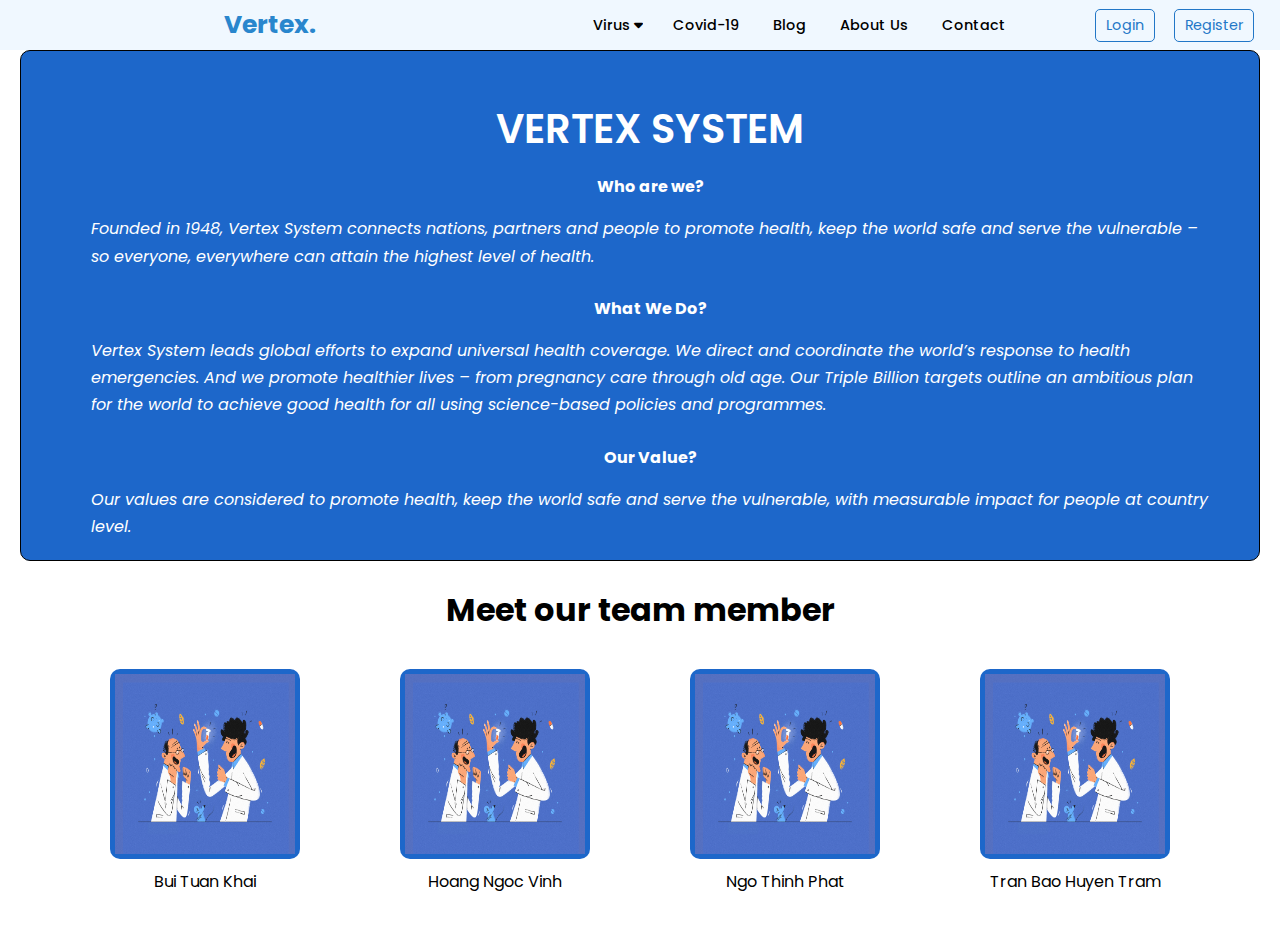
<file: Source Code/Aboutus.html>
<!DOCTYPE html>
<html lang="en">
<head>
    <meta charset="UTF-8">
    <meta http-equiv="X-UA-Compatible" content="IE=edge">
    <meta name="viewport" content="width=device-width, initial-scale=1.0">
    <link rel="stylesheet" href="https://cdn.jsdelivr.net/npm/bootstrap@4.6.2/dist/css/bootstrap.min.css" integrity="sha384-xOolHFLEh07PJGoPkLv1IbcEPTNtaed2xpHsD9ESMhqIYd0nLMwNLD69Npy4HI+N" crossorigin="anonymous">
    <script src="https://cdn.jsdelivr.net/npm/bootstrap@4.6.2/dist/js/bootstrap.min.js" integrity="sha384-+sLIOodYLS7CIrQpBjl+C7nPvqq+FbNUBDunl/OZv93DB7Ln/533i8e/mZXLi/P+" crossorigin="anonymous"></script>
    <link rel="stylesheet" href="https://cdnjs.cloudflare.com/ajax/libs/font-awesome/6.2.1/css/all.min.css">
    <link rel="stylesheet" href="./css/aboutus.css">
    <title>About Us</title>
</head>
<body>

    <div id="nav-placeholder">

    </div>


    <div class="wrapper">
        <div class="row about-vertex">
            <div class="image col-md-6">
            </div>
            <div class="col-md-6 about-text">
                <h1>VERTEX SYSTEM</h1>
                <h4>Who are we?</h4>
                <p>
                    Founded in 1948, Vertex System connects nations, partners and people to promote health, keep the world safe and serve the vulnerable – so everyone, everywhere can attain the highest level of health.  
                </p>
                <h4>What We Do?</h4>
                <p>
                    Vertex System leads global efforts to expand universal health coverage. We direct and coordinate the world’s response to health emergencies. And we promote healthier lives – from pregnancy care through old age. Our Triple Billion targets outline an ambitious plan for the world to achieve good health for all using science-based policies and programmes.
                </p>
                <h4>Our Value?</h4>
                <p>
                    Our values are considered to promote health, keep the world safe and serve the vulnerable, with measurable impact for people at country level.
                </p>
            </div>
        </div>
        <h1>Meet our team member</h1>
        <div class="about-team"> 
            <div class="team-member">
                <div class="member-image">
                    <img src="img/Register.png" alt="">
                    <div class="social-media">
                        <div class="item"><i class="fa-brands fa-facebook"></i></div>
                        <div class="item"><i class="fa-brands fa-twitter"></i></div>
                        <div class="item"><i class="fa-brands fa-instagram"></i></div>
                    </div>
                </div>
                <div class="member-name">
                    Bui Tuan Khai
                </div>
            </div>
            <div class="team-member">
                <div class="member-image">
                    <img src="img/Register.png" alt="">
                    <div class="social-media">
                        <div class="item"><i class="fa-brands fa-facebook"></i></div>
                        <div class="item"><i class="fa-brands fa-twitter"></i></div>
                        <div class="item"><i class="fa-brands fa-instagram"></i></div>
                    </div>
                </div>
                <div class="member-name">
                    Hoang Ngoc Vinh
                </div>
            </div>
            <div class="team-member">
                <div class="member-image">
                    <img src="img/Register.png" alt="">
                    <div class="social-media">
                        <div class="item"><i class="fa-brands fa-facebook"></i></div>
                        <div class="item"><i class="fa-brands fa-twitter"></i></div>
                        <div class="item"><i class="fa-brands fa-instagram"></i></div>
                    </div>
                </div>
                <div class="member-name">
                    Ngo Thinh Phat
                </div>
            </div>
            <div class="team-member">
                <div class="member-image">
                    <img src="img/Register.png" alt="">
                    <div class="social-media">
                        <div class="item"><i class="fa-brands fa-facebook"></i></div>
                        <div class="item"><i class="fa-brands fa-twitter"></i></div>
                        <div class="item"><i class="fa-brands fa-instagram"></i></div>
                    </div>
                </div>
                <div class="member-name">
                    Tran Bao Huyen Tram
                </div>
            </div>
        </div>
    </div>
    <script src="https://code.jquery.com/jquery-1.10.2.js"></script>
    <script>
        $(function () {
            $("#nav-placeholder").load("nav.html");
        });
    </script>
</body>
</html>
</file>
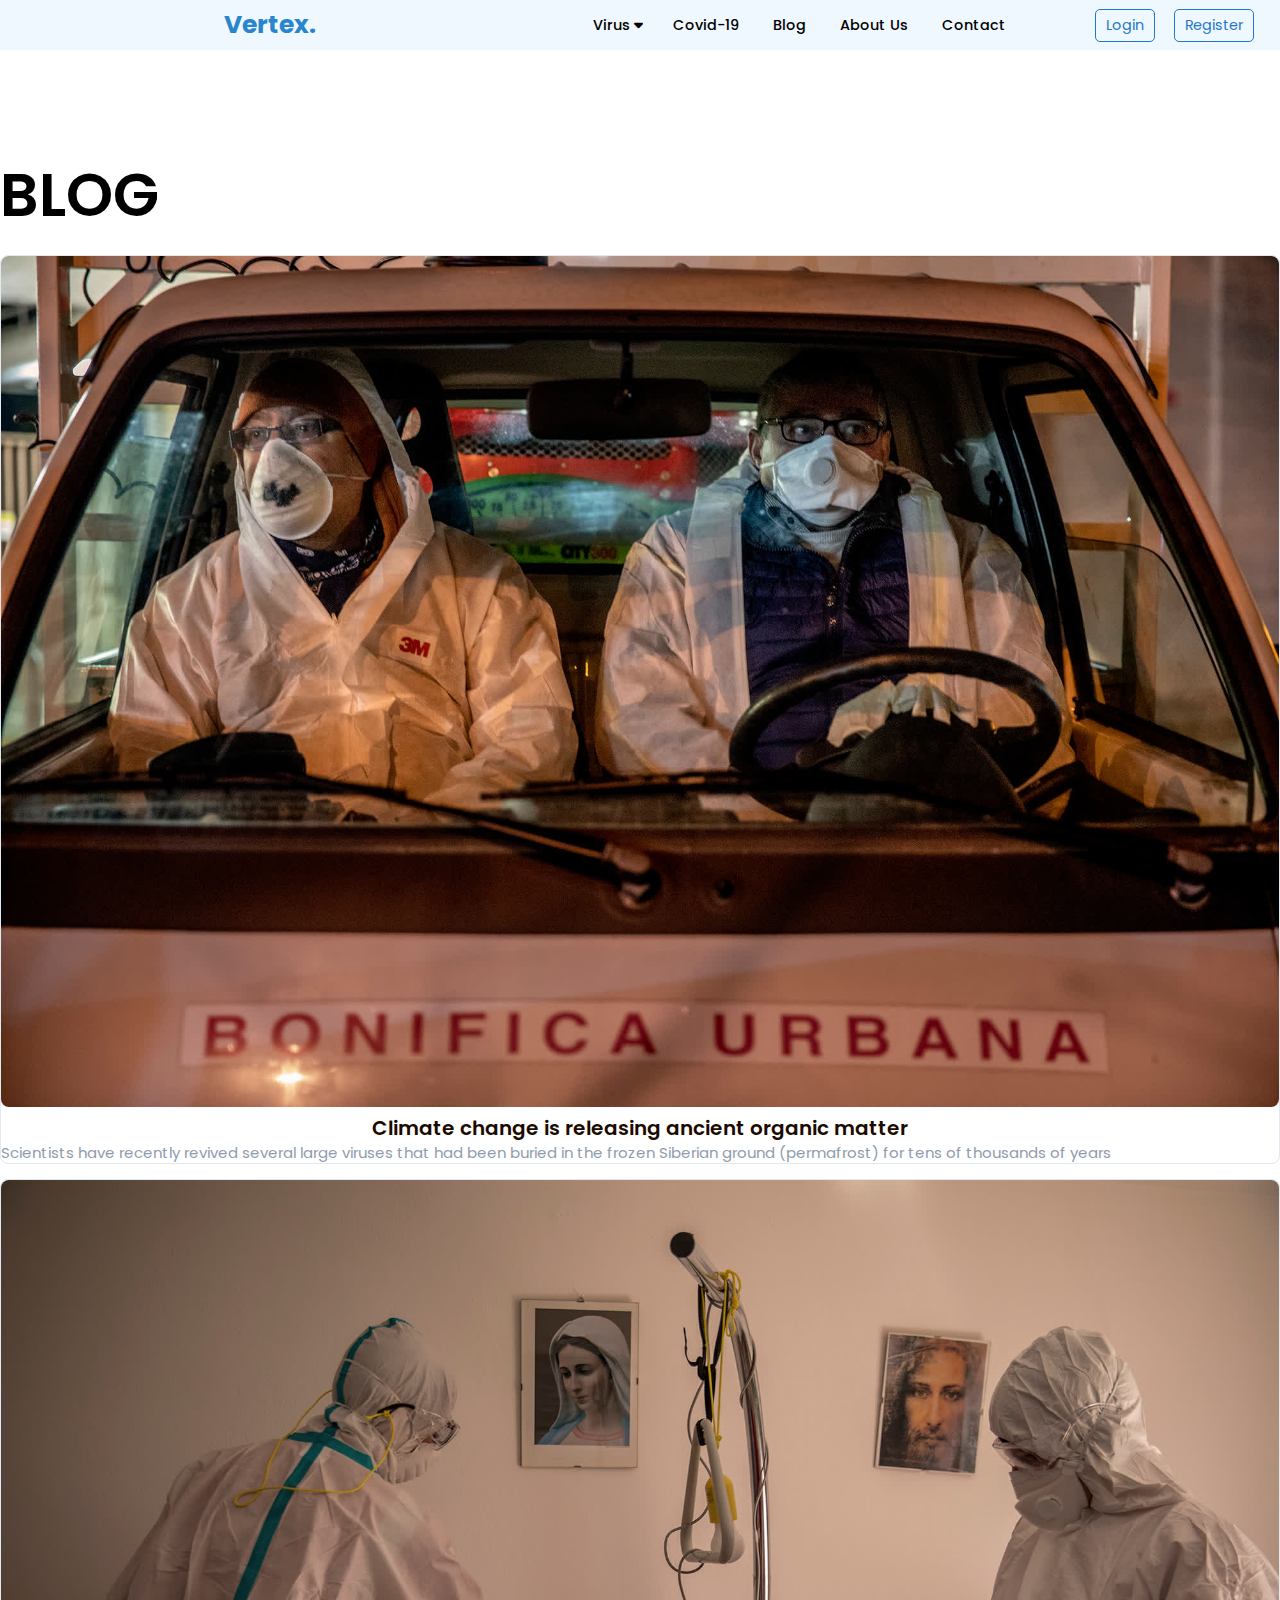
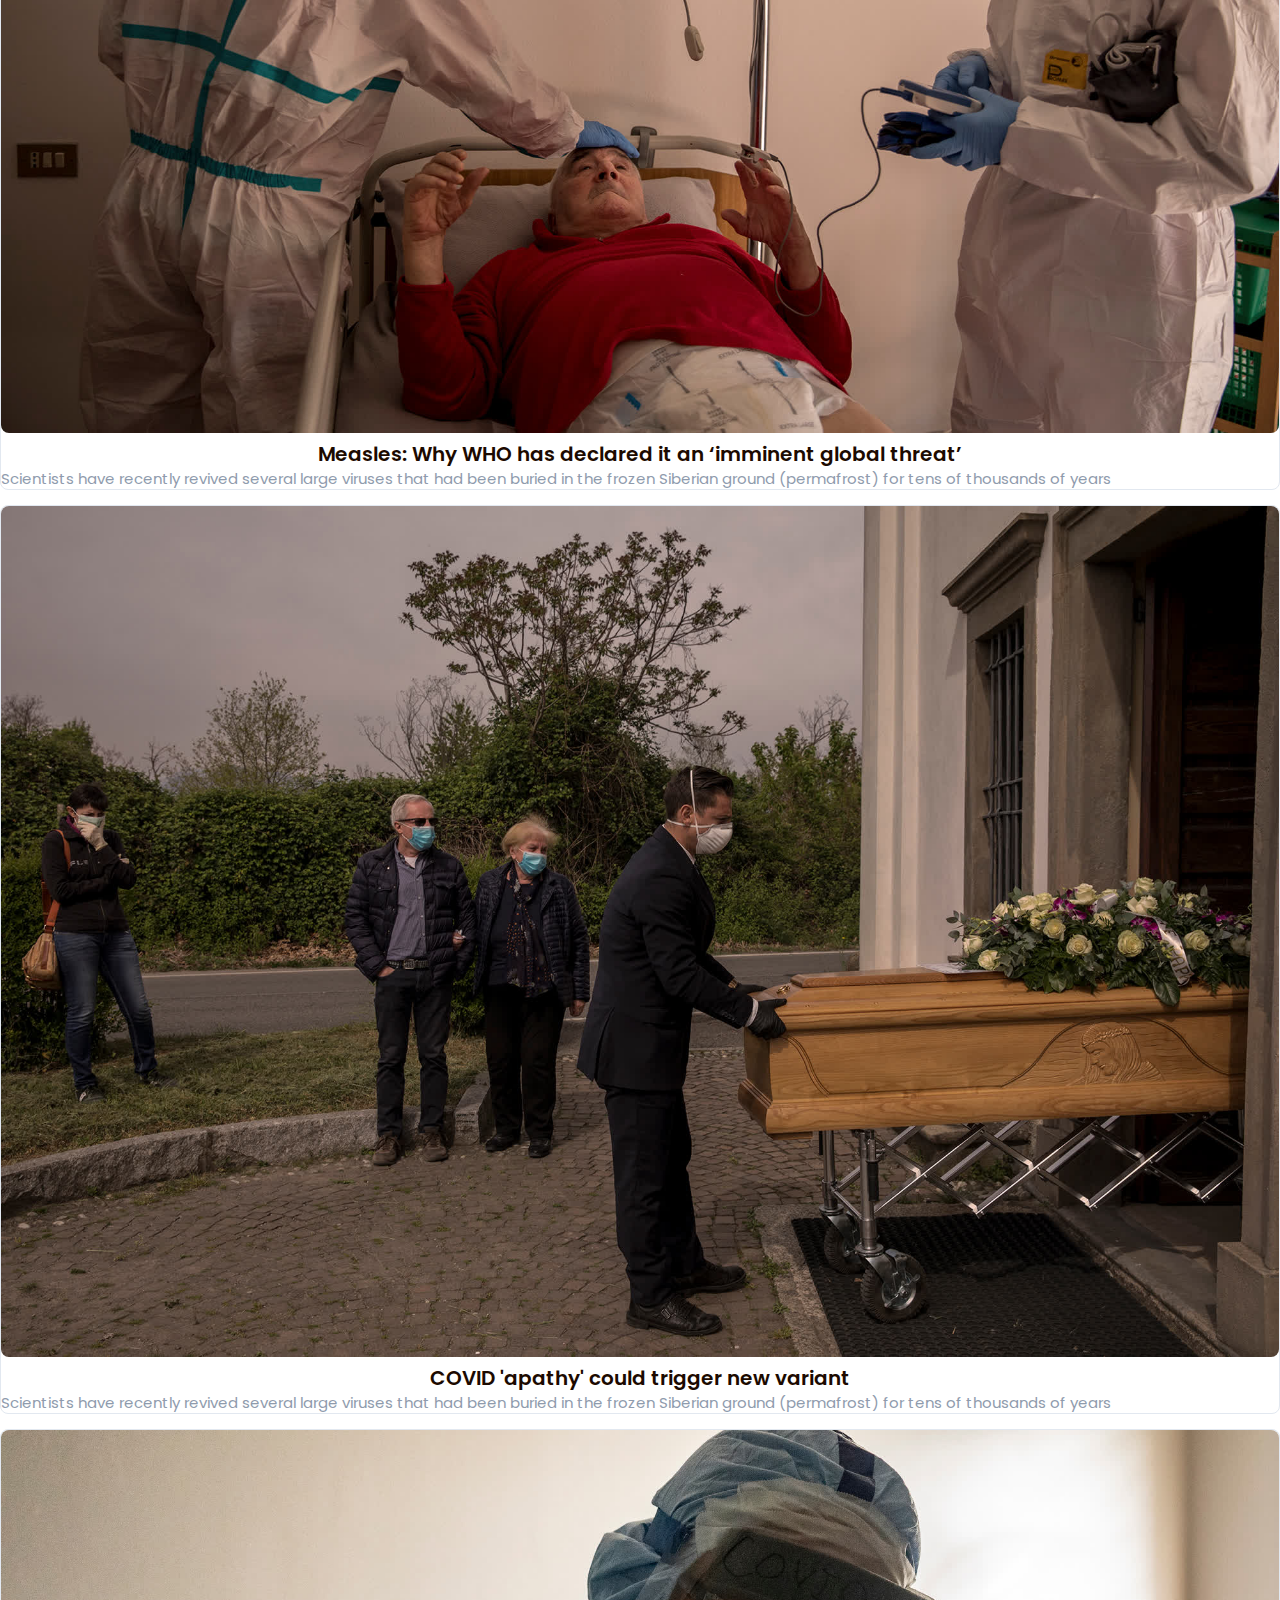
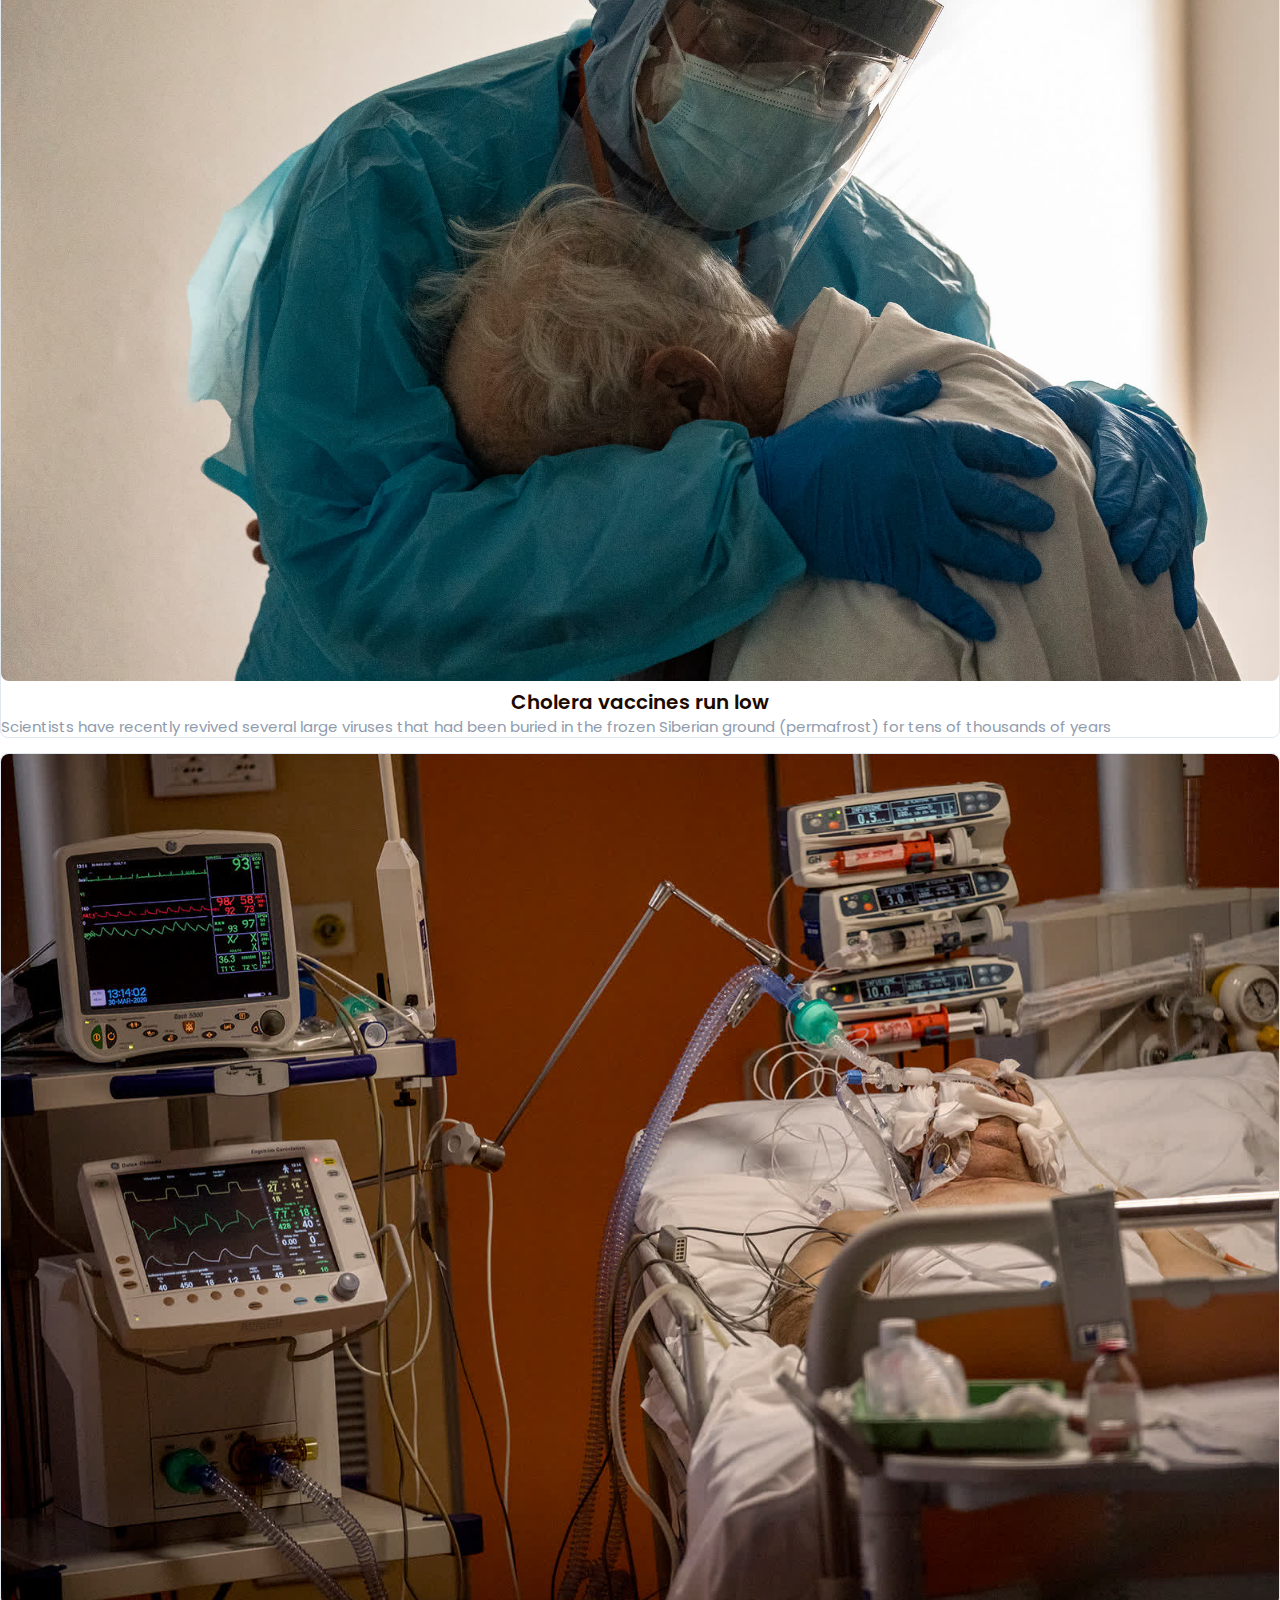
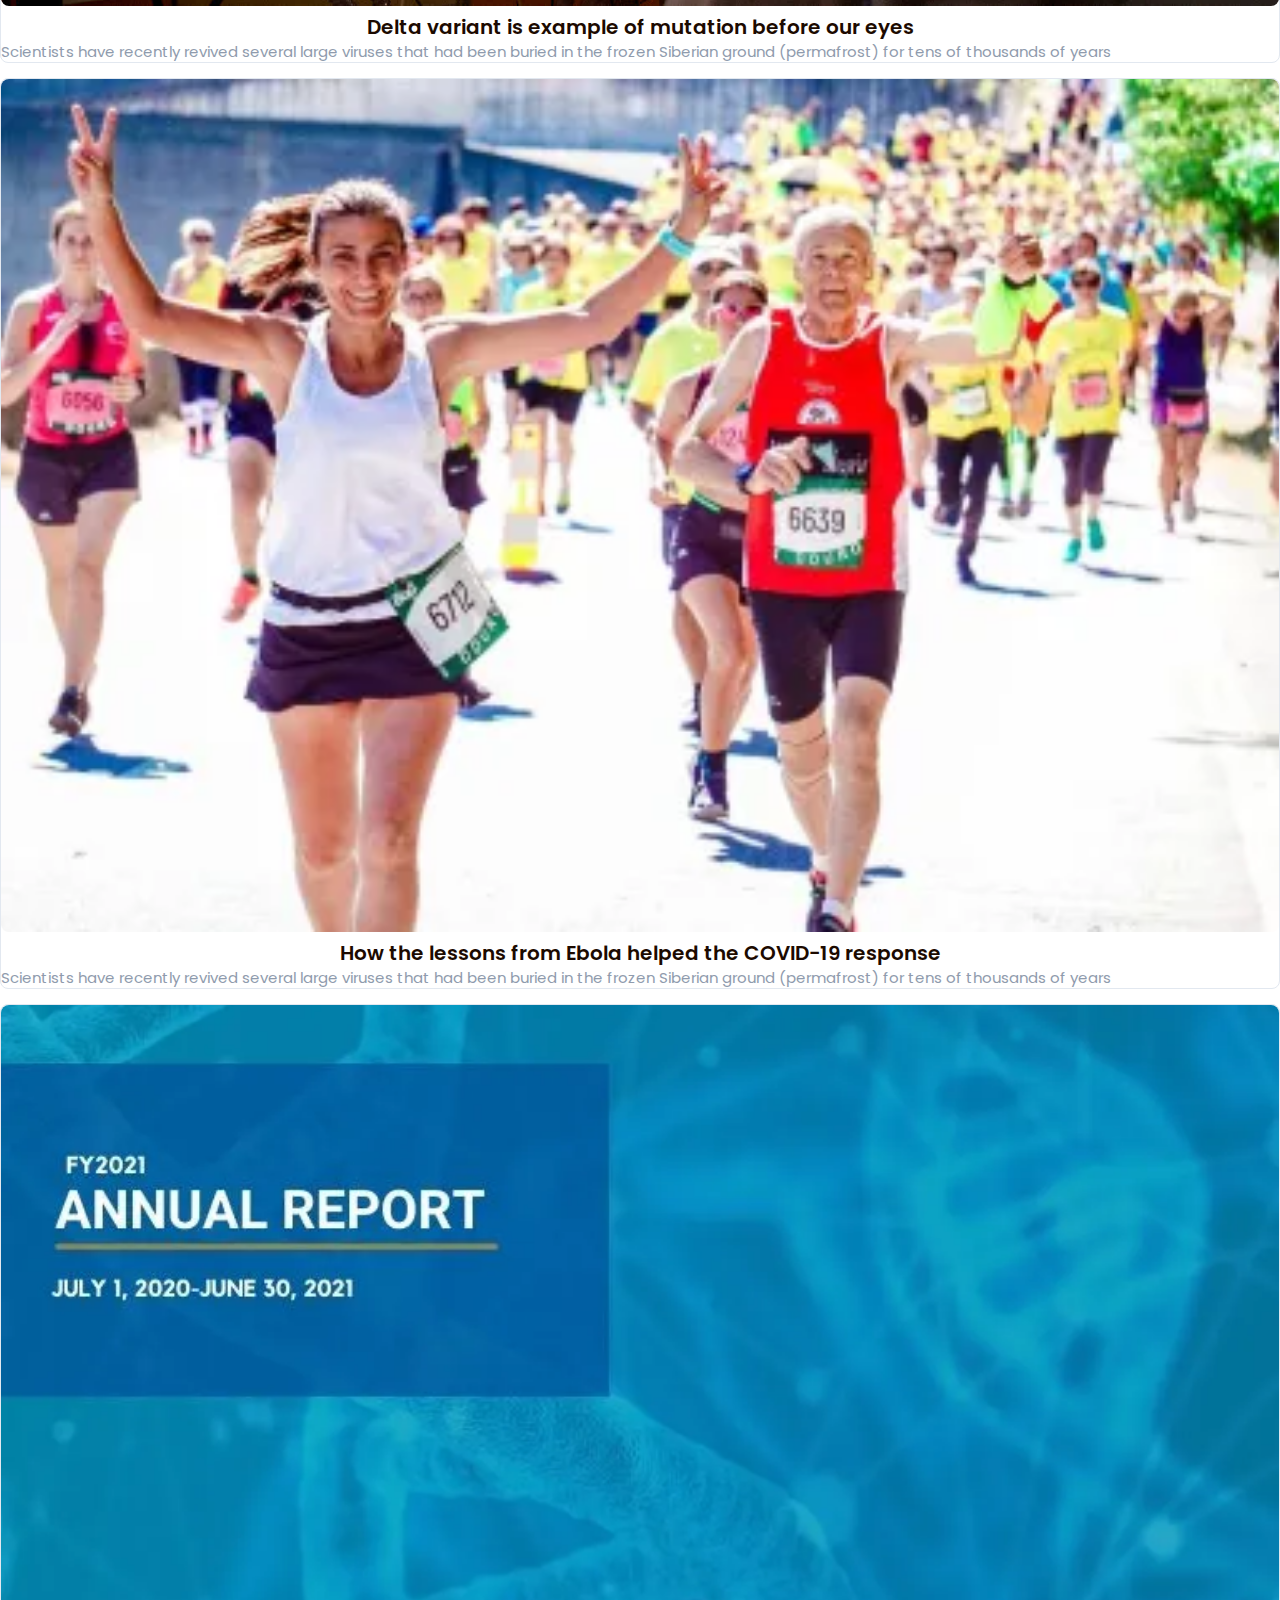
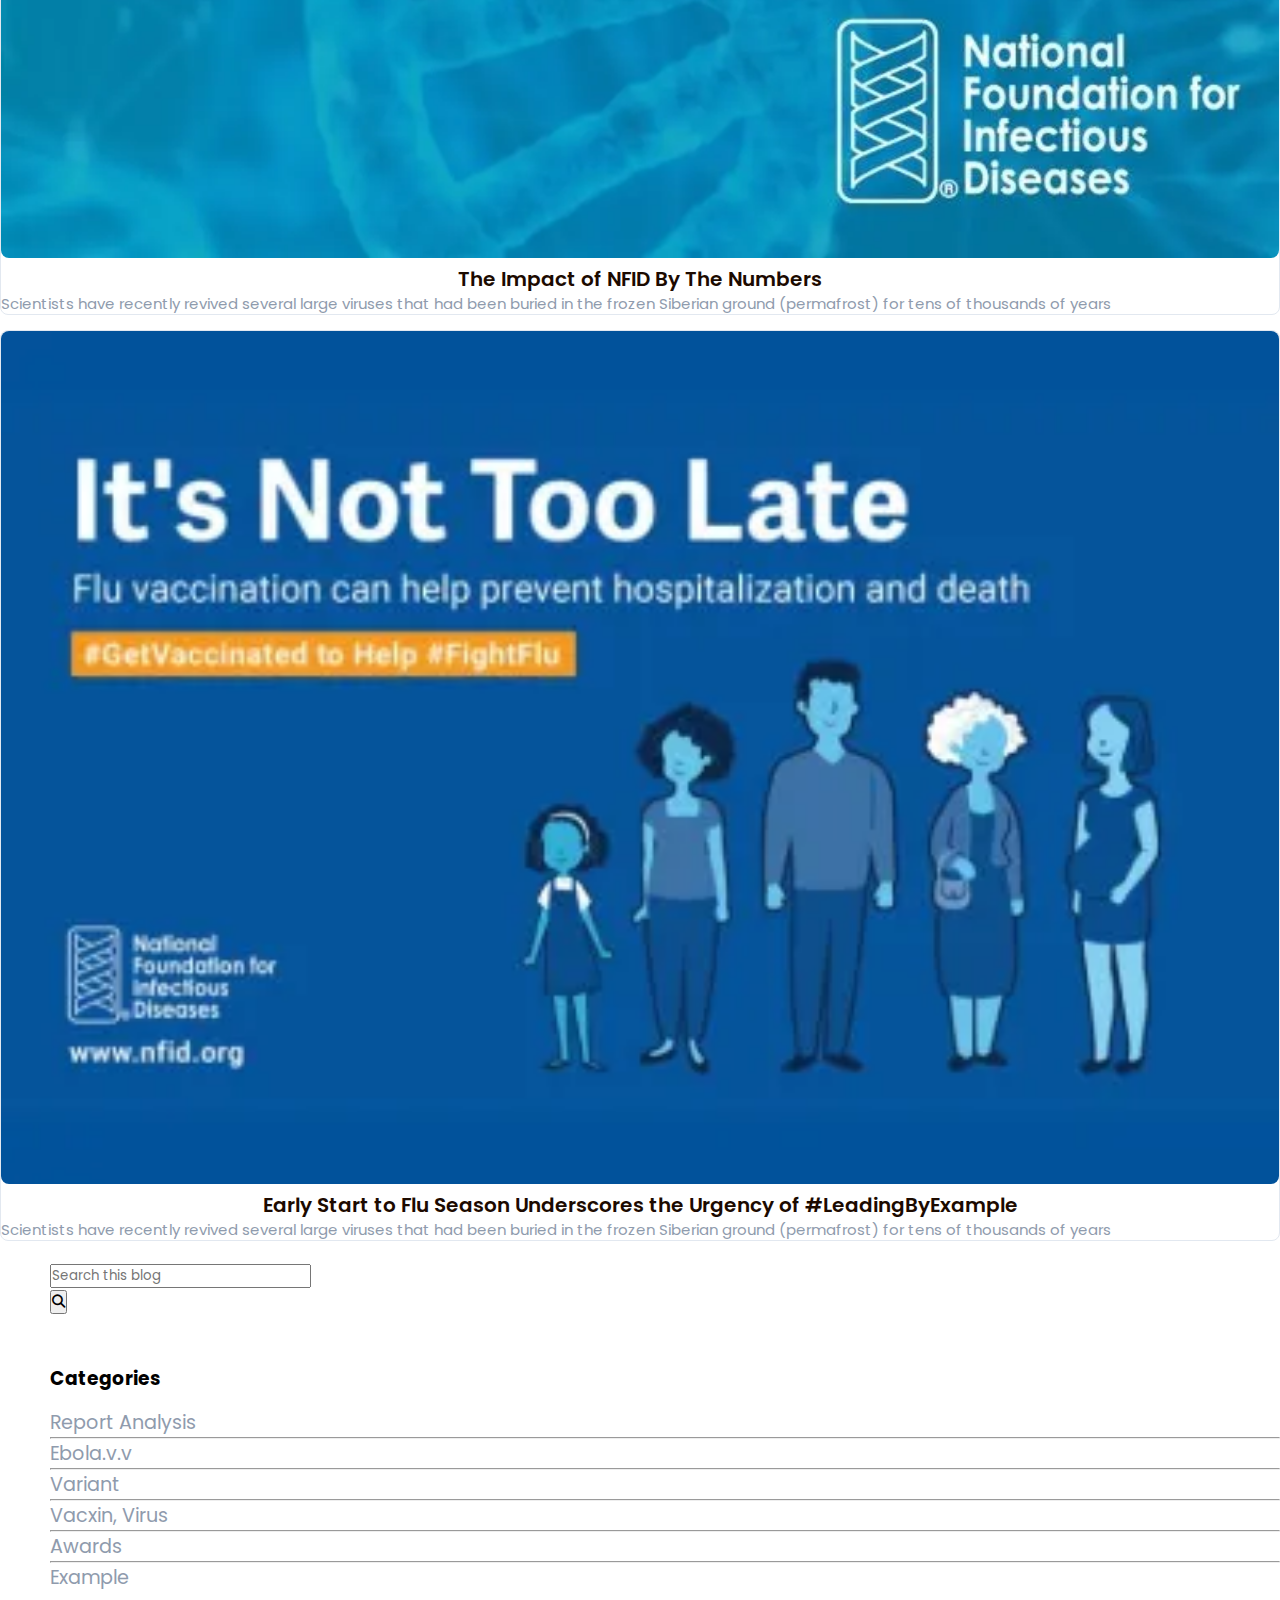
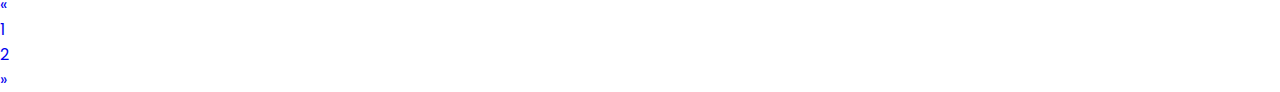
<file: Source Code/Blog.html>
<!DOCTYPE html>
<html lang="en">
<head>
    <meta charset="UTF-8">
    <meta http-equiv="X-UA-Compatible" content="IE=edge">
    <meta name="viewport" content="width=device-width, initial-scale=1.0">
    <title>Document</title>
    <link href="https://cdn.jsdelivr.net/npm/bootstrap@5.0.2/dist/css/bootstrap.min.css" rel="stylesheet" integrity="sha384-EVSTQN3/azprG1Anm3QDgpJLIm9Nao0Yz1ztcQTwFspd3yD65VohhpuuCOmLASjC" crossorigin="anonymous">
    <link rel="stylesheet" href="https://cdnjs.cloudflare.com/ajax/libs/font-awesome/6.2.1/css/all.min.css">
    <link rel="stylesheet" href="./css/blog.css">
</head>
<body>

    <div id="nav-placeholder">

    </div>





    <div class="container">
        <h1 class="blog text-center">BLOG</h1>
        <div class="row">
            <div class="col-xl-9 py-5 ">
                <div class="row g-4">
                    <div class="col-xs-12 col-sm-6 col d-flex justify-content-center">
                        <div class="card">
                            <a href="https://www.stuff.co.nz/world/europe/300757687/the-melting-arctic-is-releasing-thousandsyearold-ancient-germs--how-worried-should-we-be">
                                <img class="card-img-top" src="./img/image/blog/1 (3).jpg" alt="Card image">
                            </a>
                            <div class="card-body">
                                <a href="https://www.stuff.co.nz/world/europe/300757687/the-melting-arctic-is-releasing-thousandsyearold-ancient-germs--how-worried-should-we-be">                      
                                    <h4 class="card-title">Climate change is releasing ancient organic matter</h4>
                                </a>
                              <p class="card-text">Scientists have recently revived several large viruses that had been buried in the frozen Siberian ground (permafrost) for tens of thousands of years</p>
                            </div>
                        </div>
                    </div>
                    <div class="col-xs-12 col-sm-6 col d-flex justify-content-center">
                        <div class="card">
                            <a href="">
                                <img class="card-img-top" src="./img/image/blog/1 (1).jpg" alt="Card image">
                            </a>
                            <div class="card-body">
                                <a href="https://theconversation.com/measles-why-the-world-health-organization-has-declared-it-an-imminent-global-threat-195499">                      
                                    <h4 class="card-title">Measles: Why WHO has declared it an ‘imminent global threat’</h4>
                                </a>
                                <p class="card-text">Scientists have recently revived several large viruses that had been buried in the frozen Siberian ground (permafrost) for tens of thousands of years</p>                            </div>
                        </div>
                    </div>
                    <div class="col-xs-12 col-sm-6 col d-flex justify-content-center">
                        <div class="card">
                            <a href="https://www.weforum.org/agenda/2022/12/drop-in-covid-alertness-new-variant-health-stories-to-read-this-week/">
                                <img class="card-img-top" src="./img/image/blog/1 (2).jpg" alt="Card image">
                            </a>
                            <div class="card-body">
                                <a href="https://www.weforum.org/agenda/2022/12/drop-in-covid-alertness-new-variant-health-stories-to-read-this-week/">                      
                                    <h4 class="card-title">COVID 'apathy' could trigger new variant</h4>
                                </a>
                                <p class="card-text">Scientists have recently revived several large viruses that had been buried in the frozen Siberian ground (permafrost) for tens of thousands of years</p>                            </div>
                        </div>
                    </div>
                    <div class="col-xs-12 col-sm-6 col d-flex justify-content-center">
                        <div class="card">
                            <a href="https://www.reuters.com/business/healthcare-pharmaceuticals/global-stockpile-cholera-vaccines-empty-or-extremely-low-who-2022-12-16/#">
                                <img class="card-img-top" src="./img/image/blog/1 (4).jpg" alt="Card image">
                            </a>
                            <div class="card-body">
                                <a href="https://www.reuters.com/business/healthcare-pharmaceuticals/global-stockpile-cholera-vaccines-empty-or-extremely-low-who-2022-12-16/#">                      
                                    <h4 class="card-title">Cholera vaccines run low </h4>
                                </a>
                                <p class="card-text">Scientists have recently revived several large viruses that had been buried in the frozen Siberian ground (permafrost) for tens of thousands of years</p>                            </div>
                        </div>
                    </div>
                    <div class="col-xs-12 col-sm-6 col d-flex justify-content-center">
                        <div class="card">
                            <a href="">
                                <img class="card-img-top" src="./img/image/blog/1 (5).jpg" alt="Card image">
                            </a>
                            <div class="card-body">
                                <a href="">                      
                                    <h4 class="card-title">Delta variant is example of mutation before our eyes</h4>
                                </a>
                                <p class="card-text">Scientists have recently revived several large viruses that had been buried in the frozen Siberian ground (permafrost) for tens of thousands of years</p>                            </div>
                        </div>
                    </div>
                    <div class="col-xs-12 col-sm-6 col d-flex justify-content-center">
                        <div class="card">
                            <a href="https://www.weforum.org/agenda/2022/11/how-the-lessons-from-ebola-helped-the-covid-19-response/">
                                <img class="card-img-top" src="./img/image/blog/marathon-for-blog-post-767x512-1.jpg" alt="Card image">
                            </a>
                            <div class="card-body">
                                <a href="https://www.weforum.org/agenda/2022/11/how-the-lessons-from-ebola-helped-the-covid-19-response/">                      
                                    <h4 class="card-title">How the lessons from Ebola helped the COVID-19 response</h4>
                                </a>
                                <p class="card-text">Scientists have recently revived several large viruses that had been buried in the frozen Siberian ground (permafrost) for tens of thousands of years</p>                            </div>
                        </div>
                    </div>
                    <div class="col-xs-12 col-sm-6 col d-flex justify-content-center">
                        <div class="card">
                            <a href="">
                                <img class="card-img-top" src="./img/image/blog/FY-2021-NFID-Annual-Report-Cover-767-x-512-px.jpg" alt="Card image">
                            </a>
                            <div class="card-body">
                                <a href="">                      
                                    <h4 class="card-title">The Impact of NFID By The Numbers</h4>
                                </a>
                                <p class="card-text">Scientists have recently revived several large viruses that had been buried in the frozen Siberian ground (permafrost) for tens of thousands of years</p>                            </div>
                        </div>
                    </div>
                    <div class="col-xs-12 col-sm-6 col d-flex justify-content-center">
                        <div class="card">
                            <a href="https://www.weforum.org/agenda/2022/11/how-the-lessons-from-ebola-helped-the-covid-19-response/">
                                <img class="card-img-top" src="./img/image/blog/Its-Not-Too-Late_FC_12.2022.jpg" alt="Card image">
                            </a>
                            <div class="card-body">
                                <a href="https://www.weforum.org/agenda/2022/11/how-the-lessons-from-ebola-helped-the-covid-19-response/">                      
                                    <h4 class="card-title">Early Start to Flu Season Underscores the Urgency of #LeadingByExample</h4>
                                </a>
                                <p class="card-text">Scientists have recently revived several large viruses that had been buried in the frozen Siberian ground (permafrost) for tens of thousands of years</p>                            </div>
                        </div>
                    </div>
                </div>
            </div>     
            <div class="col-xl-3 py-5 sidebar" >
                <div class="side_bar">
                    <div class="input-group">
                        <input type="text" class="form-control" placeholder="Search this blog">
                        <div class="input-group-append">
                            <button class="btn btn-secondary" type="button">
                                <i class="fa fa-search"></i>
                            </button>
                        </div>
                    </div>
                    <h3 style="padding:50px 0px 15px 0px">Categories</h3>
                    <ul class="cate" style="padding-left: 0px;">
                        <li><a href="#"> Report Analysis</a></li>
                        <hr>
                        <li><a href="#"> Ebola.v.v</a></li>
                        <hr>
                        <li><a href="#"> Variant</a></li>
                        <hr>
                        <li><a href="#"> Vacxin, Virus </a></li>
                        <hr>
                        <li><a href="#"> Awards</a></li>
                        <hr>
                        <li><a href="#"> Example</a></li>
                    </ul>
                </div>
            </div>         
        </div>
            <!-- pagination -->
        <div class="col-lg-12">
            <ul class="pagination justify-content-center">
                <li class="page-item">
                  <a class="page-link" href="#" aria-label="Previous">
                    <span aria-hidden="true">&laquo;</span>
                  </a>
                </li>
                <li class="page-item"><a class="page-link" href="#">1</a></li>
                <li class="page-item"><a class="page-link" href="#">2</a></li>
                <li class="page-item">
                  <a class="page-link" href="#" aria-label="Next">
                    <span aria-hidden="true">&raquo;</span>
                  </a>
                </li>
              </ul>
        </div>
            <!-- End pagination -->
    </div>
    <script src="https://code.jquery.com/jquery-1.10.2.js"></script>
    <script>
        $(function () {
            $("#nav-placeholder").load("nav.html");
        });
    </script>
</body>
</html>
</file>
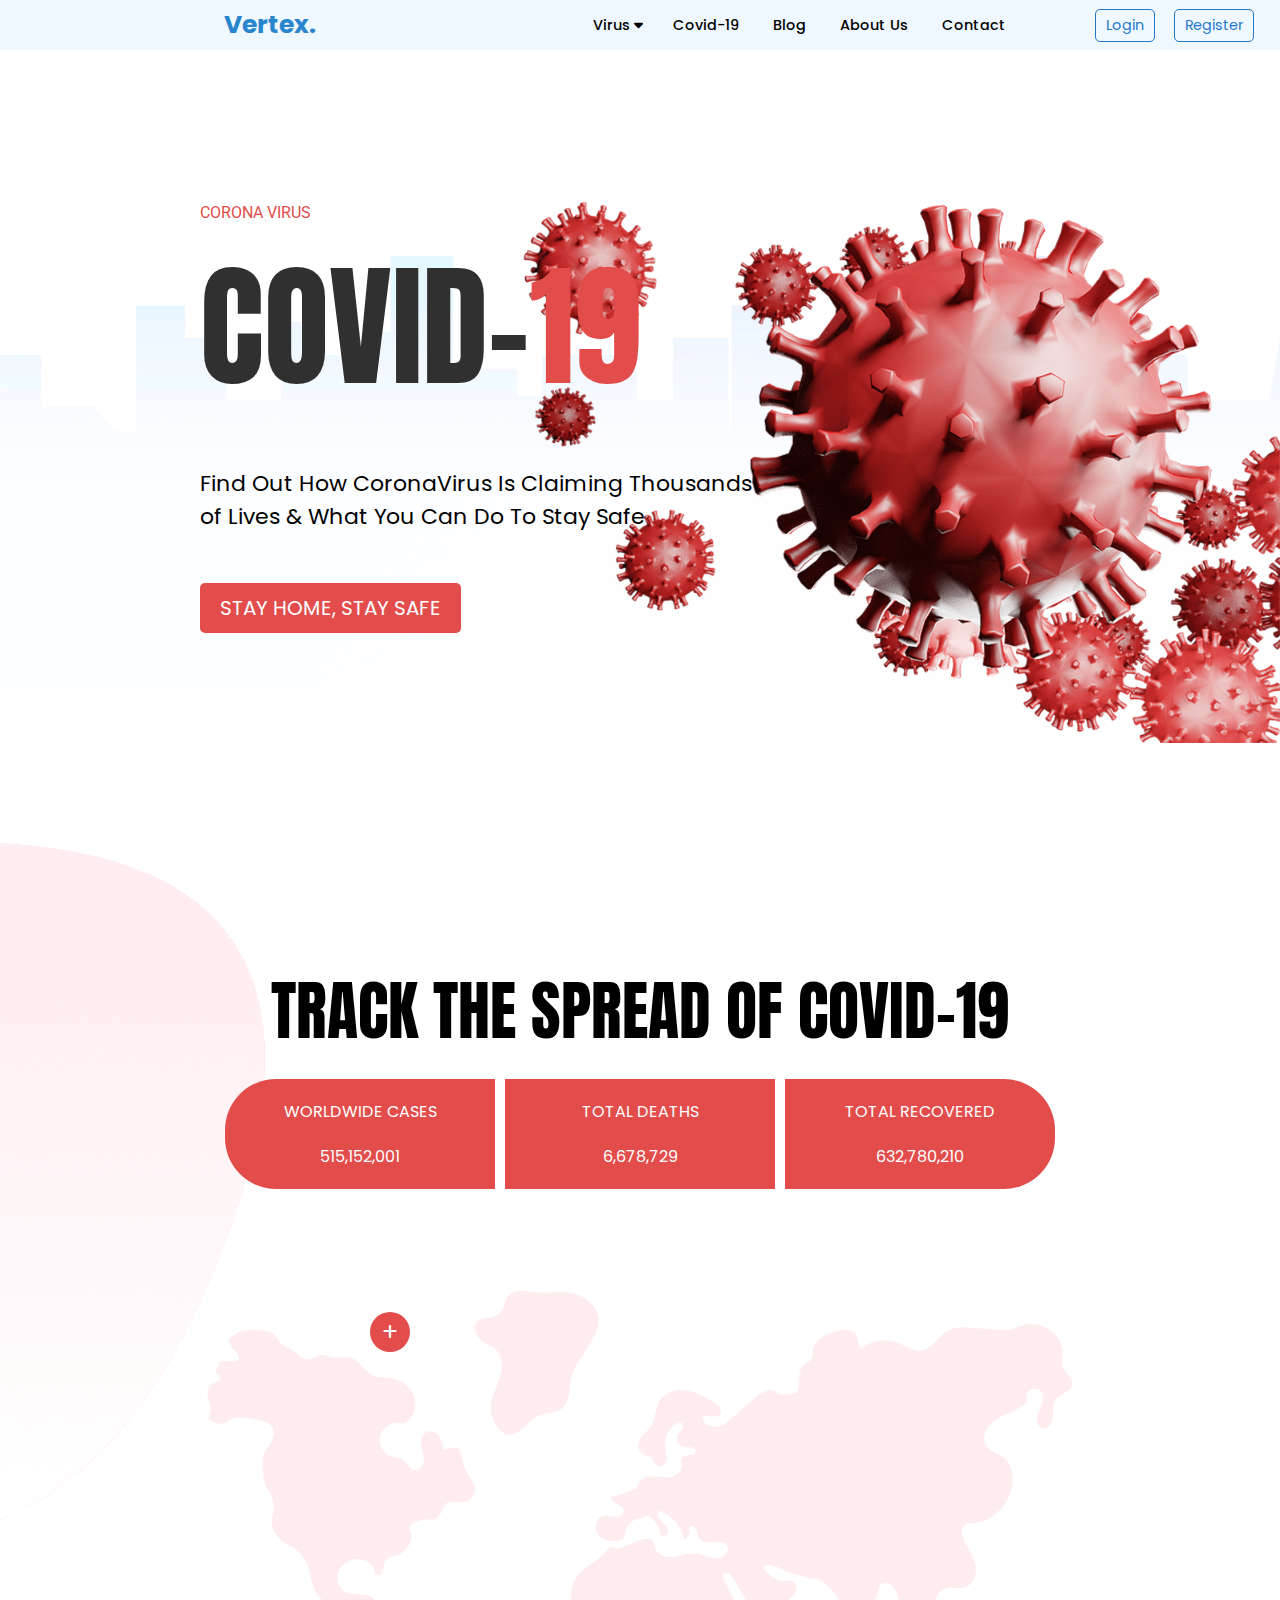
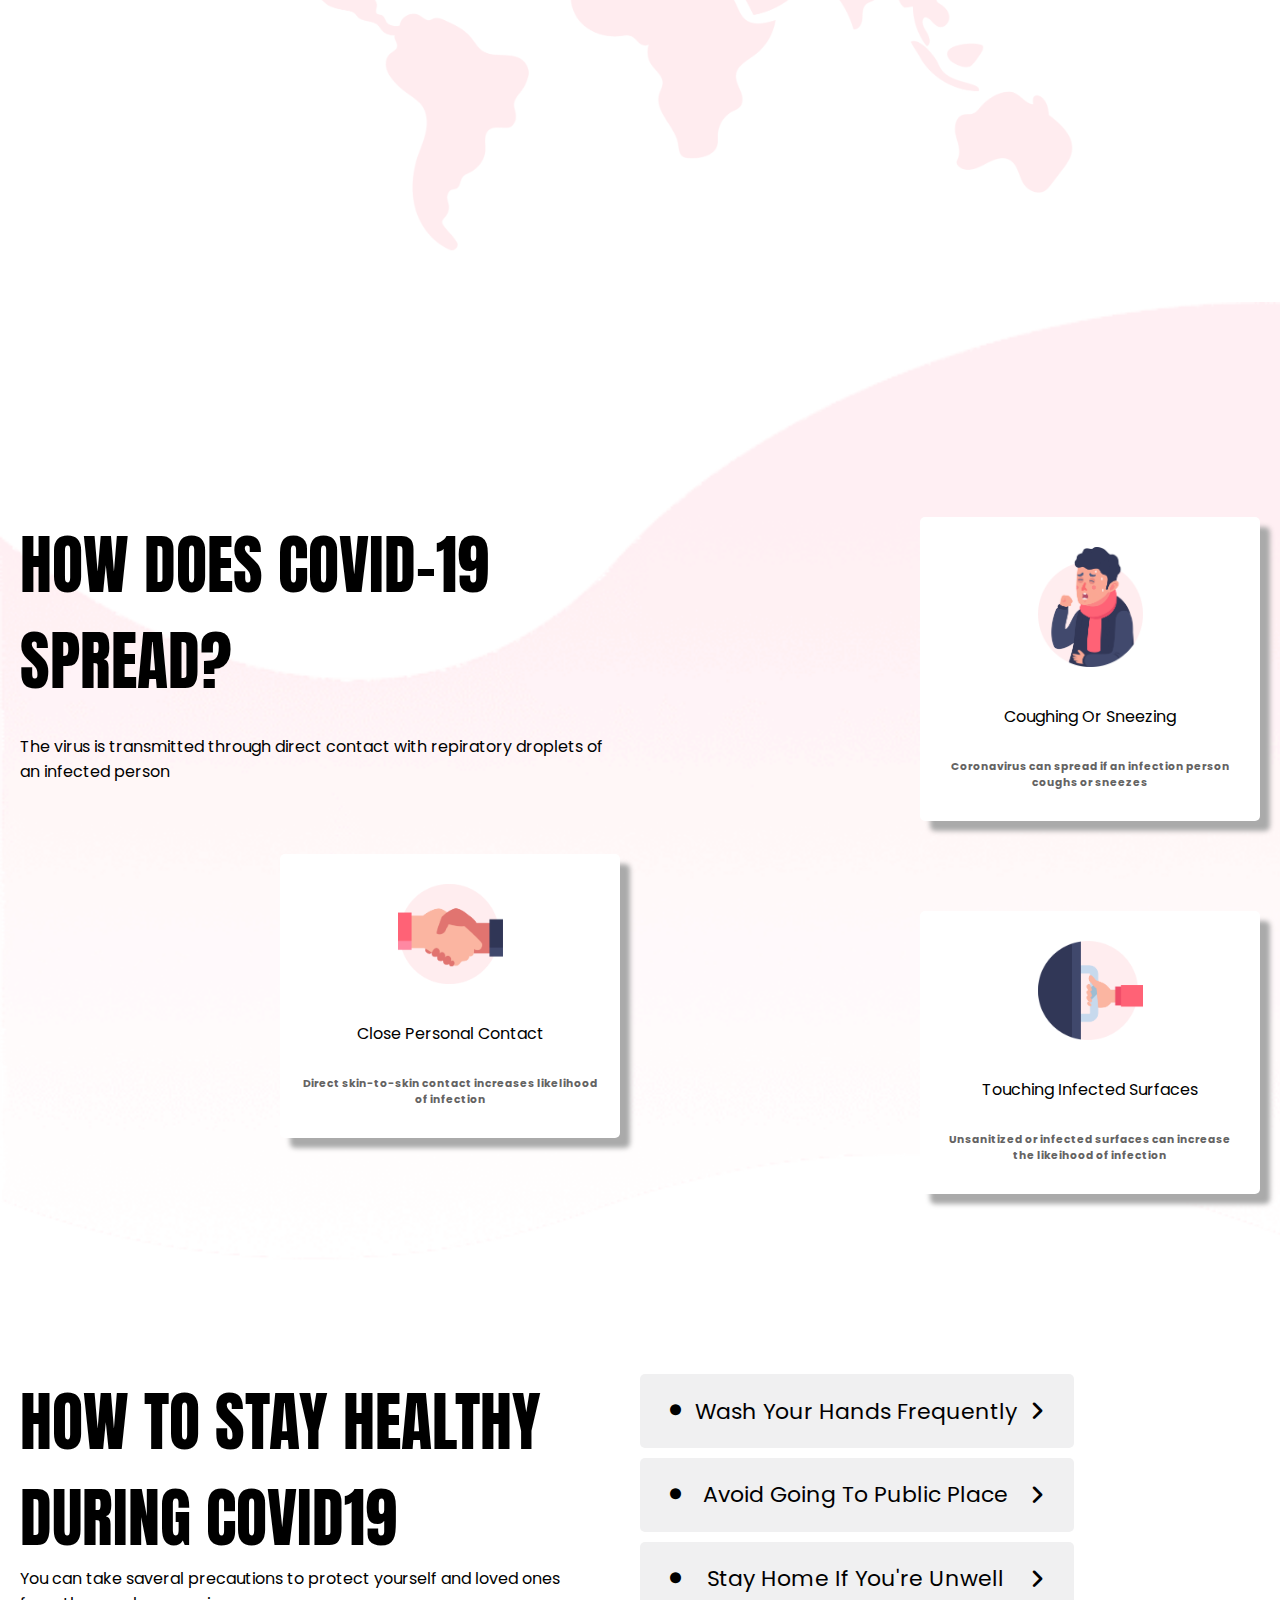
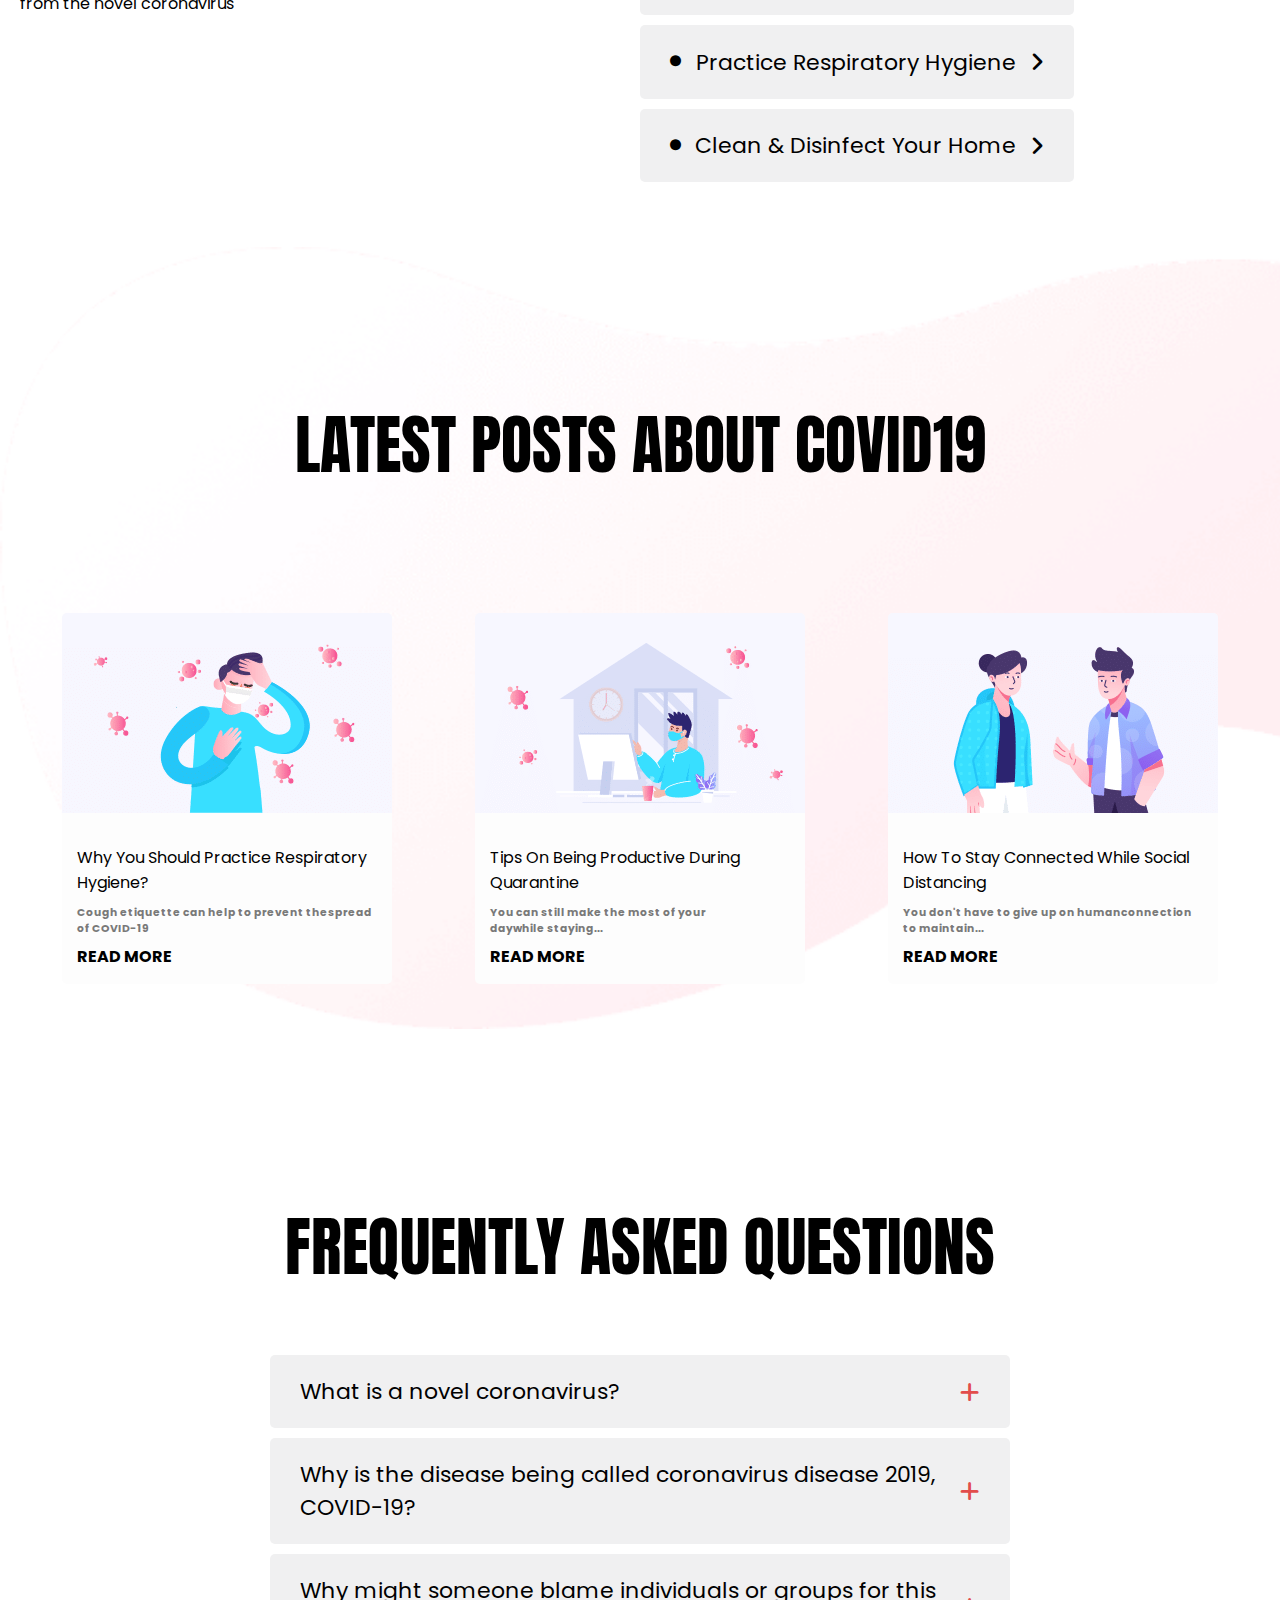
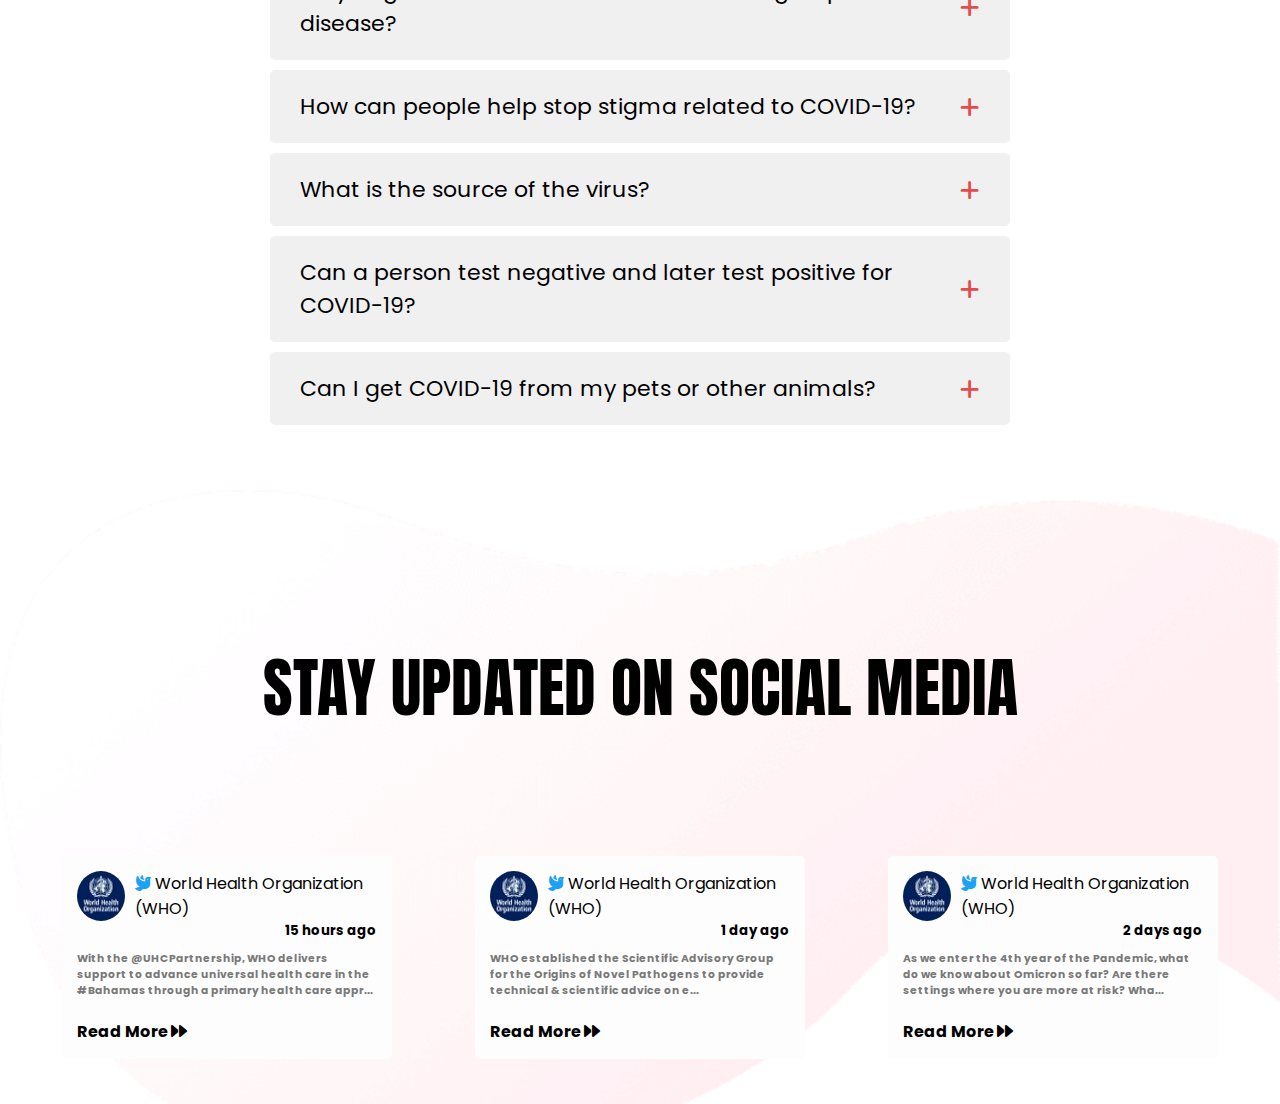
<file: Source Code/covid19.html>
<!DOCTYPE html>
<html lang="en">

<head>
    <meta charset="UTF-8">
    <meta http-equiv="X-UA-Compatible" content="IE=edge">
    <meta name="viewport" content="width=device-width, initial-scale=1.0">
    <title>Covid19</title>
    <link rel="stylesheet" href="https://cdnjs.cloudflare.com/ajax/libs/font-awesome/6.2.1/css/all.min.css">
    <link rel="stylesheet" href="./css/covid19.css">
</head>

<body>

    
    <header>
        <div id="nav-placeholder">

        </div>
        <div class="covid-header flex_right">
            <div class="header-flex">
                <!-- <img src="img/59d77234-bgo2-1.png" alt="">  -->
                <div class="corona_virus"><span>CORONA VIRUS</span></div>
                <div class="covid-19"><span>COVID-</span><span>19</span></div>
                <div class="advice"><span>Find Out How CoronaVirus Is Claiming Thousands <br> of Lives & What You Can Do
                        To
                        Stay Safe</span></div>
                <div class="stayhome"><button>STAY HOME, STAY SAFE</button></div>
            </div>
            <div class="virus_header">
                <!-- <img src="img/1c11f41e-bgo3-1.png" width="100%" style="margin-right: 90px;" alt=""> -->
            </div>
        </div>
    </header>
    <section>
        <div class="section1">
            <div class="track">
                <span>TRACK THE SPREAD OF COVID-19</span>
            </div>
            <div class="box_number">
                <div class="worldwide grid">
                    <p>WORLDWIDE CASES</p>
                    <p>515,152,001</p>
                </div>
                <div class="total_death grid">
                    <p>TOTAL DEATHS</p>
                    <p>6,678,729</p>
                </div>
                <div class="total_recovered grid">
                    <p>TOTAL RECOVERED</p>
                    <p>632,780,210</p>
                </div>
            </div>
            <div class="imgworld">
                <img src="img/5bc85c3c-map-2048x1329.png" width="70%" alt="">
                <div class="circle"><i class="fa-sharp fa-solid fa-plus"></i></div>
            </div>
        </div>
    </section>
    <section>
        <div class="section2">
            <div class="covid_spread">
                <div class="track">
                    <div> <span style="margin-bottom: 100px;">
                            HOW DOES COVID-19 SPREAD?
                        </span>
                    </div>
                    <div>
                        <p>The virus is transmitted through direct contact with repiratory droplets of an infected
                            person</p>
                    </div>
                </div>
                <div class="flex_right">
                    <div></div>
                    <div class="doctor">
                        <img src="img/aab17dd6-image-3-1.png" alt="">
                        <p>Close Personal Contact</p>
                        <h6>Direct skin-to-skin contact increases likelihood of infection</h6>
                    </div>
                </div>
            </div>
            <div class="disease">
                <div class="doctor">
                    <img src="img/94450afa-image-2-1.png" alt="">
                    <p>Coughing Or Sneezing</p>
                    <h6>Coronavirus can spread if an infection person coughs or sneezes</h6>
                </div>
                <div class="doctor">
                    <img src="img/2574a013-image-1-1.png" alt="">
                    <p>Touching Infected Surfaces</p>
                    <h6>Unsanitized or infected surfaces can increase the likeihood of infection</h6>
                </div>
            </div>
        </div>
    </section>
    <section>
        <div class="section3">
            <div class="stay_healthy ">
                <div class="track b">
                    <span>
                        HOW TO STAY HEALTHY DURING COVID19
                    </span>
                    <p>You can take saveral precautions to protect yourself and loved ones from the novel coronavirus
                    </p>
                </div>
                <div class="memory">
                    <div class="listener">
                        <div class="label k">
                            <i class="fas fa-circle a"></i>
                            <span>Wash Your Hands Frequently </span>
                            <i class="fa-solid fa-angle-right"></i>
                        </div>
                        <div class="content">
                            <li>Wash Your Hands As Frequently As You Can, Especially Before And After Meals, OR After
                                Coughing Or Sneezing</li>
                            <li>Use Hand Sanitisers When You Cannot Use Soap</li>
                        </div>
                    </div>
                    <div class="listener">
                        <div class="label k">
                            <i class="fas fa-circle a"></i>
                            <span>Avoid Going To Public Place </span>
                            <i class="fa-solid fa-angle-right"></i>
                        </div>
                        <div class="content">
                            <li>Wash Your Hands As Frequently As You Can, Especially Before And After Meals, OR After
                                Coughing Or Sneezing</li>
                            <li>Use Hand Sanitisers When You Cannot Use Soap</li>
                        </div>
                    </div>
                    <div class="listener">
                        <div class="label k">
                            <i class="fas fa-circle a"></i>
                            <span> Stay Home If You're Unwell </span>
                            <i class="fa-solid fa-angle-right"></i>
                        </div>
                        <div class="content">
                            <li>Wash Your Hands As Frequently As You Can, Especially Before And After Meals, OR After
                                Coughing Or Sneezing</li>
                            <li>Use Hand Sanitisers When You Cannot Use Soap</li>
                        </div>
                    </div>
                    <div class="listener">
                        <div class="label k">
                            <i class="fas fa-circle a"></i>
                            <span>Practice Respiratory Hygiene</span>
                            <i class="fa-solid fa-angle-right"></i>
                        </div>
                        <div class="content ">
                            <li>Wash Your Hands As Frequently As You Can, Especially Before And After Meals, OR After
                                Coughing Or Sneezing</li>
                            <li>Use Hand Sanitisers When You Cannot Use Soap</li>
                        </div>
                    </div>
                    <div class="listener">
                        <div class="label k">
                            <i class="fas fa-circle a"></i>
                            <span>Clean & Disinfect Your Home </span>
                            <i class="fa-solid fa-angle-right"></i>
                        </div>
                        <div class="content">
                            <li>Wash Your Hands As Frequently As You Can, Especially Before And After Meals, OR After
                                Coughing Or Sneezing</li>
                            <li>Use Hand Sanitisers When You Cannot Use Soap</li>
                        </div>

                    </div>
                </div>
            </div>
        </div>
    </section>
    <section>
        <div class="section4">
            <div class="about_covid">
                <div class="track">
                    <span>
                        LATEST POSTS ABOUT COVID19
                    </span>
                </div>
                <div class="blog">
                    <div class="readmore">
                        <img src="img/feb3c2b6-vector-3.png" alt="">
                        <div class="m-15">
                            <p>Why You Should Practice Respiratory Hygiene?</p>
                            <h6>Cough etiquette can help to prevent thespread of COVID-19</h6>
                            <h4>READ MORE</h4>
                        </div>
                    </div>
                    <div class="readmore">
                        <img src="img/5aad1b4f-vector-2.png" alt="">
                        <div class="m-15">
                            <p>Tips On Being Productive During Quarantine</p>
                            <h6>You can still make the most of your <br> daywhile staying...</h6>
                            <h4>READ MORE</h4>
                        </div>
                    </div>
                    <div class="readmore">
                        <img src="img/7431aefd-vector-1.png" alt="">
                        <div class="m-15">
                            <p>How To Stay Connected While Social Distancing</p>
                            <h6>You don't have to give up on humanconnection to maintain...</h6>
                            <h4>READ MORE</h4>
                        </div>
                    </div>
                </div>
            </div>
        </div>
    </section>
    <section>
        <div class="section5">
            <div class="questions">
                <div class="track">
                    <span>FREQUENTLY ASKED QUESTIONS</span>
                </div>

                <div class="answer">
                    <div class="ans1">
                        <div class="label">
                            <span>What is a novel coronavirus?</span>
                            <i class="fa-sharp fa-solid fa-plus color"></i>
                        </div>
                        <div class="content">
                            <h5>A novel coronavirus is a new coronavirus that has not been previously identified. The
                                virus causing coronavirus disease 2019 (COVID- <br> 19), is not the same as the
                                coronaviruses
                                that commonly circulate among humans and cause mild illness, like the common cold.</h5>
                        </div>
                    </div>
                    <div class="ans1">
                        <div class="label">
                            <span>Why is the disease being called coronavirus disease 2019, COVID-19?</span>
                            <i class="fa-sharp fa-solid fa-plus color"></i>
                        </div>
                        <div class="content">
                            <h5>A novel coronavirus is a new coronavirus that has not been previously identified. The
                                virus causing coronavirus disease 2019 (COVID- <br> 19), is not the same as the
                                coronaviruses
                                that commonly circulate among humans and cause mild illness, like the common cold.</h5>
                        </div>
                    </div>
                    <div class="ans1">
                        <div class="label">
                            <span>Why might someone blame individuals or groups for this disease?</span>
                            <i class="fa-sharp fa-solid fa-plus color"></i>
                        </div>
                        <div class="content">
                            <h5>A novel coronavirus is a new coronavirus that has not been previously identified. The
                                virus causing coronavirus disease 2019 (COVID- <br> 19), is not the same as the
                                coronaviruses that
                                commonly circulate among humans and cause mild illness, like the common cold.</h5>
                        </div>
                    </div>
                    <div class="ans1">
                        <div class="label">
                            <span>How can people help stop stigma related to COVID-19?</span>
                            <i class="fa-sharp fa-solid fa-plus color"></i>
                        </div>
                        <div class="content">
                            <h5>A novel coronavirus is a new coronavirus that has not been previously identified. The
                                virus
                                causing coronavirus disease 2019 (COVID- <br> 19), is not the same as the coronaviruses
                                that
                                commonly circulate among humans and cause mild illness, like the common cold.</h5>
                        </div>
                    </div>
                    <div class="ans1">
                        <div class="label">
                            <span>What is the source of the virus?</span>
                            <i class="fa-sharp fa-solid fa-plus color"></i>
                        </div>
                        <div class="content">
                            <h5>A novel coronavirus is a new coronavirus that has not been previously identified. The
                                virus
                                causing coronavirus disease 2019 (COVID- <br> 19), is not the same as the coronaviruses
                                that
                                commonly circulate among humans and cause mild illness, like the common cold.</h5>
                        </div>
                    </div>
                    <div class="ans1">
                        <div class="label">
                            <span>Can a person test negative and later test positive for COVID-19?</span>
                            <i class="fa-sharp fa-solid fa-plus color"></i>
                        </div>
                        <div class="content">
                            <h5>A novel coronavirus is a new coronavirus that has not been previously identified. The
                                virus
                                causing coronavirus disease 2019 (COVID- <br> 19), is not the same as the coronaviruses
                                that
                                commonly circulate among humans and cause mild illness, like the common cold.</h5>
                        </div>
                    </div>
                    <div class="ans1">
                        <div class="label">
                            <span>Can I get COVID-19 from my pets or other animals?</span>
                            <i class="fa-sharp fa-solid fa-plus color"></i>
                        </div>
                        <div class="content">
                            <h5>A novel coronavirus is a new coronavirus that has not been previously identified. The
                                virus
                                causing coronavirus disease 2019 (COVID- <br> 19), is not the same as the coronaviruses
                                that
                                commonly circulate among humans and cause mild illness, like the common cold.</h5>
                        </div>
                    </div>
                </div>

            </div>
        </div>
    </section>
    <section>
        <div class="section4">
            <div class="about_covid">
                <div class="track">
                    <span>
                        STAY UPDATED ON SOCIAL MEDIA
                    </span>
                </div>
                <div class="blog">
                    <div class="readmore">

                        <div class="m-15">
                            <div class="m-16">
                                <img src="img/YF_H68EL_normal.jpg" alt="">
                                <p> <i class="fa-sharp fa-solid fa-dove"></i> World Health Organization (WHO)</p>
                            </div>
                            <h5>15 hours ago</h5>
                            <h6>With the @UHCPartnership, WHO delivers support to advance universal health care in the
                                #Bahamas through a primary health care appr...</h6>
                            <h4 style="margin-top: 20px;">Read More <i class="fa-solid fa-forward"></i></h4>
                        </div>
                    </div>
                    <div class="readmore">

                        <div class="m-15">
                            <div class="m-16">
                                <img src="img/YF_H68EL_normal.jpg" alt="">
                                <p> <i class="fa-sharp fa-solid fa-dove"></i> World Health Organization (WHO)</p>
                            </div>

                            <h5>1 day ago</h5>
                            <h6>WHO established the Scientific Advisory Group for the Origins of Novel Pathogens to
                                provide technical & scientific advice on e...</h6>
                            <h4 style="margin-top: 20px;">Read More <i class="fa-solid fa-forward"></i></h4>
                        </div>
                    </div>
                    <div class="readmore">
                        <div class="m-15">
                            <div class="m-16">
                                <img src="img/YF_H68EL_normal.jpg" alt="">
                                <p> <i class="fa-sharp fa-solid fa-dove"></i> World Health Organization (WHO)</p>
                            </div>
                            <h5>2 days ago</h5>
                            <h6>As we enter the 4th year of the Pandemic, what do we know about Omicron so far? Are
                                there settings where you are more at risk? Wha...</h6>
                            <h4 style="margin-top: 20px;">Read More <i class="fa-solid fa-forward"></i></h4>
                        </div>
                    </div>
                </div>
            </div>
        </div>
    </section>
    <script src="./js/covid19.js"></script>
    <script src="https://code.jquery.com/jquery-1.10.2.js"></script>
    <script>
        $(function () {
            $("#nav-placeholder").load("nav.html");
        });
    </script>
</body>

</html>
</file>
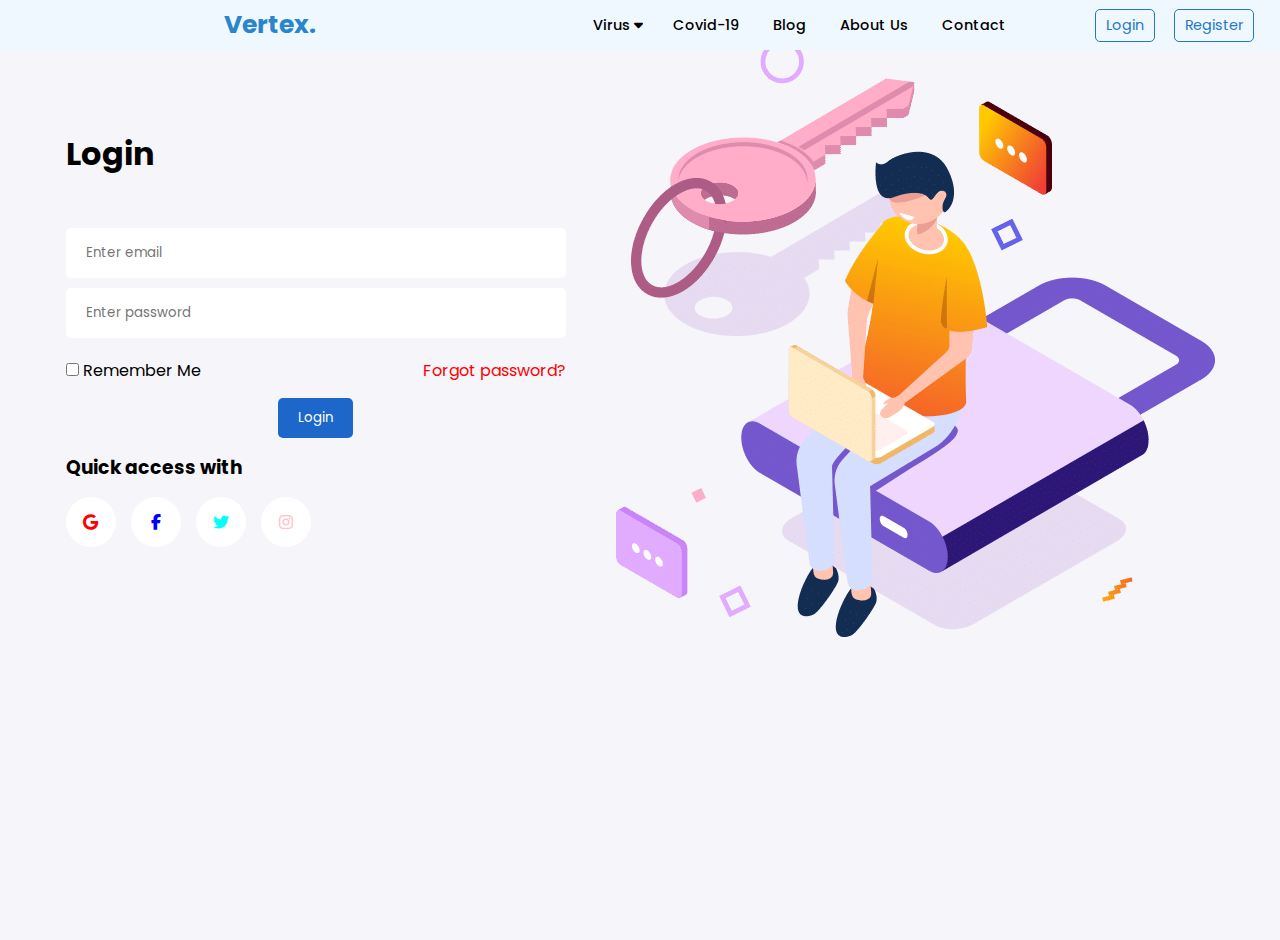
<file: Source Code/login.html>
<!DOCTYPE html>
<html lang="en">

<head>
    <meta charset="UTF-8">
    <meta http-equiv="X-UA-Compatible" content="IE=edge">
    <meta name="viewport" content="width=device-width, initial-scale=1.0">
    <title>Login</title>
    
    <link rel="stylesheet" href="https://cdnjs.cloudflare.com/ajax/libs/font-awesome/6.2.1/css/all.min.css">
    <!-- <link rel="stylesheet" href="https://cdnjs.cloudflare.com/ajax/libs/font-awesome/4.7.0/css/font-awesome.min.css"> -->
    <link rel="stylesheet" href="./css/Login.css">
</head>

<body>
    <div id="nav-placeholder">

    </div>

    <form action="Homepage.html" onsubmit="return kiemtra()">
        <div class="login_form">
            <div class="login">
                <h1>Login</h1>
                <input type="email" placeholder="Enter email" id="mail" name="mail">
                <input type="password" placeholder="Enter password" id="pwd" name="pwd"
                >
                <div class="between">
                    <div class="remember">
                        <input type="checkbox" name="remember_me" id="remember_me" value="Remember Me"> 
                    <label for="remember_me">Remember Me</label>
                    </div>
                    <div class="forgot">
                        <a href="">Forgot password?</a>
                    </div>
                </div>
                <div class="button"><button>Login</button></div>
                <h3>Quick access with</h3>
                <div class="access">

                    <div class="icon">
                        <i class="fa-brands fa-google" style="color: red;"></i>
                    </div>
                    <div class="icon">
                        <i class="fa-brands fa-facebook-f" style="color: blue;"></i>
                    </div>
                    <div class="icon">
                        <i class="fa-brands fa-twitter" style="color: aqua;"></i>
                    </div>
                    <div class="icon">
                        <i class="fa-brands fa-instagram" style="color: pink;"></i>
                    </div>
                </div>
            </div>
            <div class="picture_login">
                <img src="img/7bf253be-illustration_.png" alt="">
            </div>
        </div>

    </form>
    <script src="https://code.jquery.com/jquery-1.10.2.js"></script>
    <script>
        $(function () {
            $("#nav-placeholder").load("nav.html");
        });
    </script>
    <script src="js/login.js"></script>
</body>

</html>
</file>
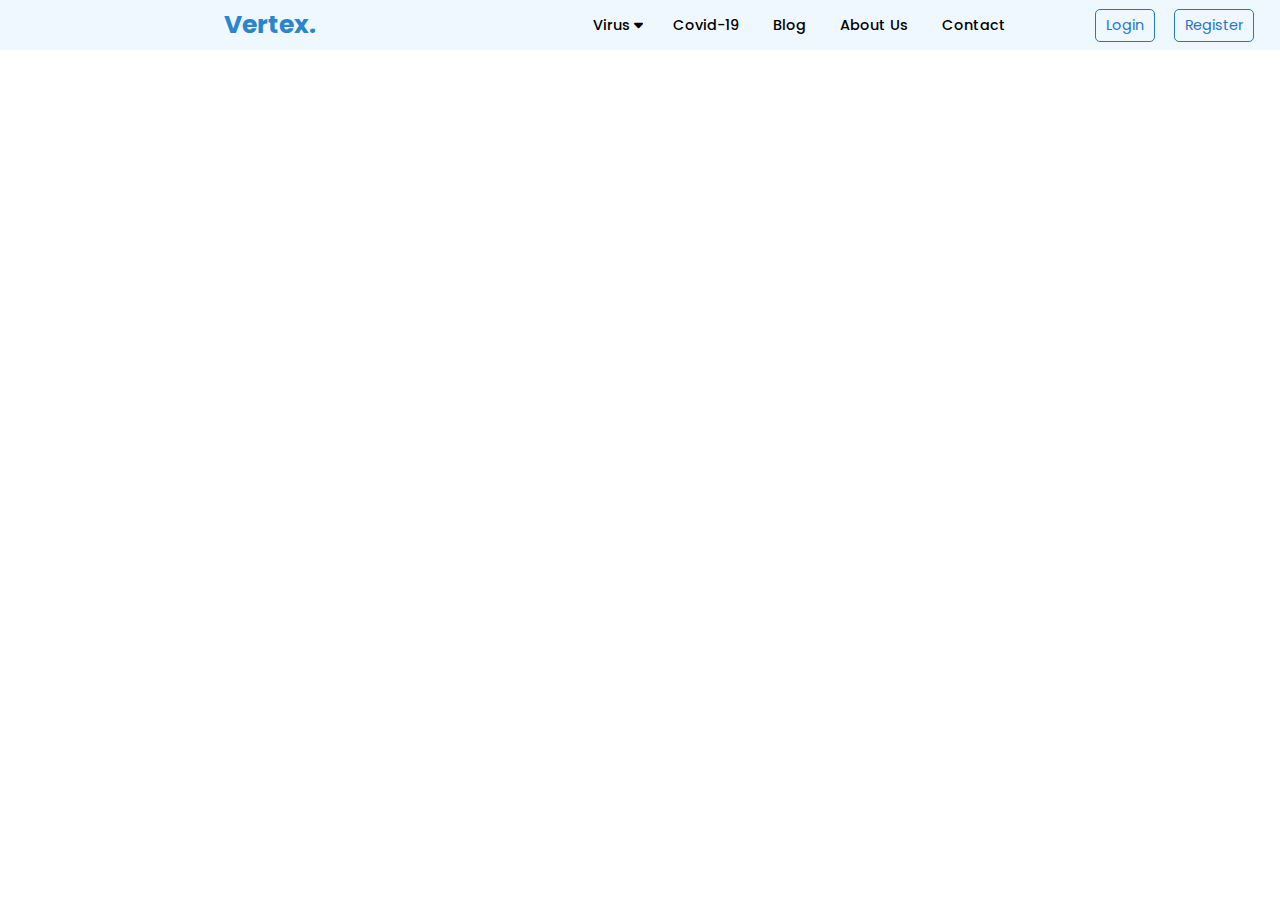
<file: Source Code/nav.html>
<!DOCTYPE html>
<html lang="en">

<head>
  <meta charset="UTF-8">
  <meta http-equiv="X-UA-Compatible" content="IE=edge">
  <meta name="viewport" content="width=device-width, initial-scale=1.0">
  <title>Document</title>
  <!-- <link rel="stylesheet" href="https://cdnjs.cloudflare.com/ajax/libs/font-awesome/4.7.0/css/font-awesome.min.css"> -->
  <link rel="stylesheet" href="https://cdnjs.cloudflare.com/ajax/libs/font-awesome/6.2.1/css/all.min.css">

  <link rel="stylesheet" href="./css/nav_bar.css">
</head>

<body>
  <header class="header_nav">
    <div></div>
    <a href="index.html" class="brand123">Vertex.</a>
    <div></div>
    <div class="navigation123">
      <div class="navigation-items">
        <!-- <a href="">Virus <i class="fa fa-caret-down"></i></a> -->
        <div class="dropdown123">
          <button class="dropbtn123">Virus
            <!-- <i class="fa fa-caret-down"></i> -->
            <i class="fa-sharp fa-solid fa-caret-down"></i>
          </button>
          <div class="dropdown-content123">
            <a href="YearWiseListing.html">Year Wise Listing </a>
            <a href="Typeofvirus.html">Type Of Virus</a>
          </div>
        </div>
        <a href="covid19.html">Covid-19</a>
        <a href="Blog.html">Blog</a>
        <a href="Aboutus.html">About Us</a>
        <a href="contact.html">Contact</a>
        <!-- <a href="login.html">Login</a> -->   
        <!-- <button>Login</button> -->
        <!-- <input type="button" value="Login" class="button123" onclick="window.open('login.html')"/>
        <input type="button" value="Register" class="button123" onclick="window.open('Register.html')"/> -->

        
      </div>
    </div>
    <div><input type="button" value="Login" class="button123" onclick="window.open('login.html')"/>
      <input type="button" value="Register" class="button123" onclick="window.open('Register.html')"/></div>
  </header>



</body>

</html>
</file>
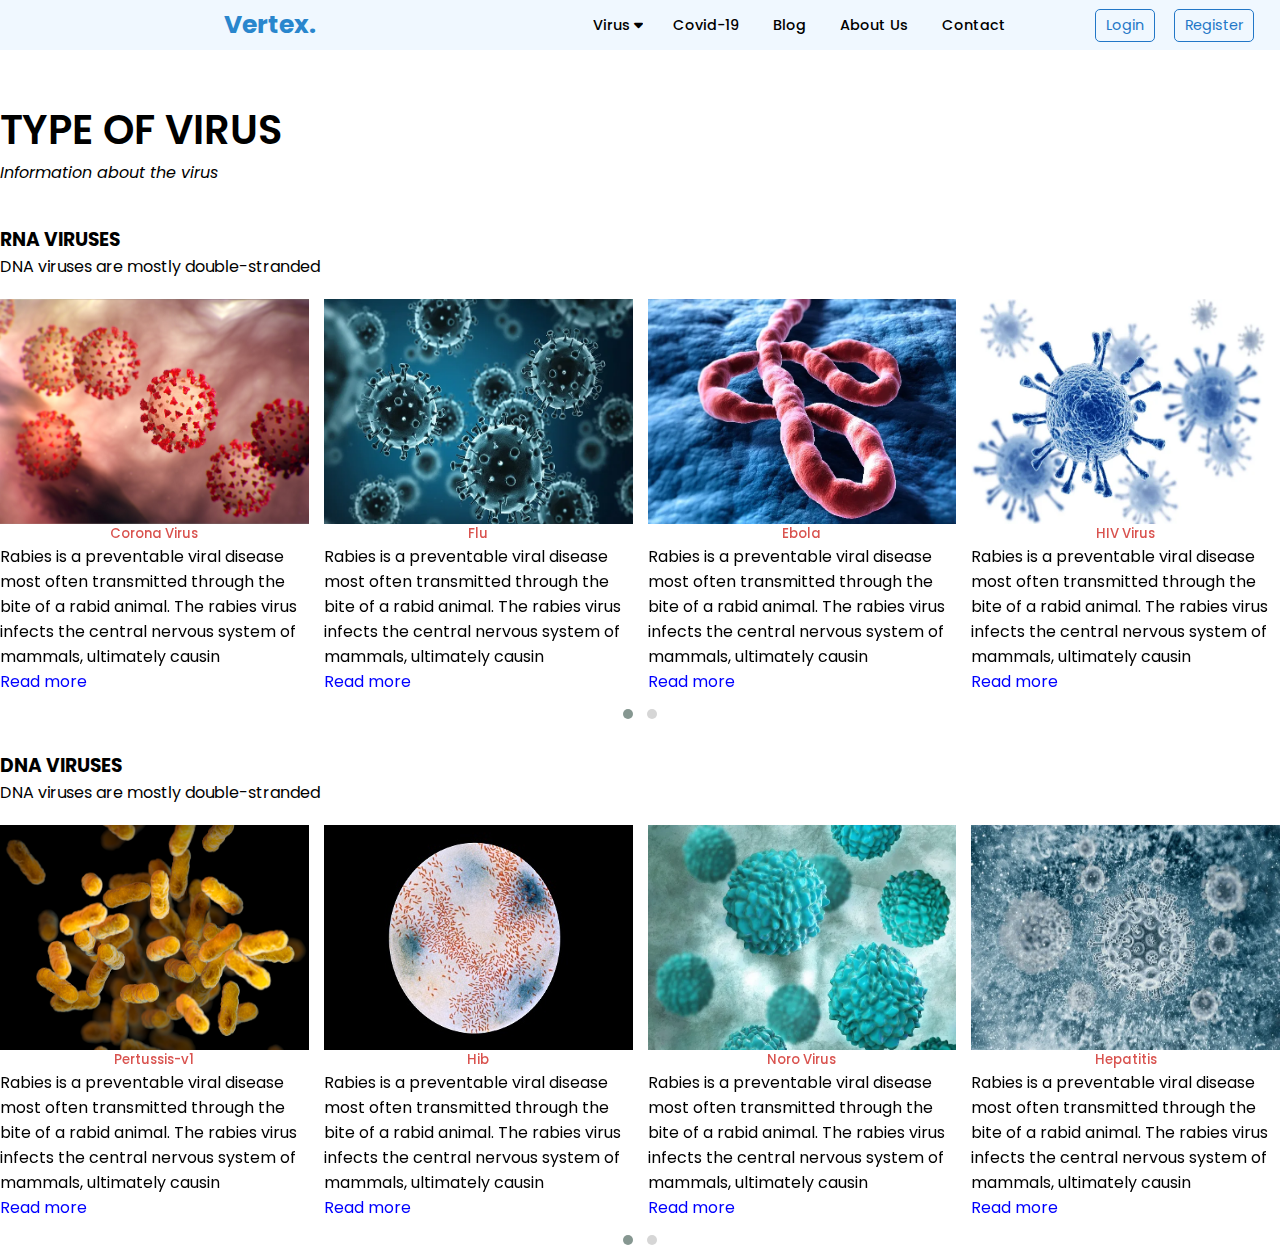
<file: Source Code/Typeofvirus.html>
<!doctype html>
<html lang="en">

<head>
    <meta charset="utf-8">
    <meta name="viewport" content="width=device-width, initial-scale=1">
    <link href="https://cdn.jsdelivr.net/npm/bootstrap@5.0.1/dist/css/bootstrap.min.css" rel="stylesheet"
        integrity="sha384-+0n0xVW2eSR5OomGNYDnhzAbDsOXxcvSN1TPprVMTNDbiYZCxYbOOl7+AMvyTG2x" crossorigin="anonymous">
    <link rel="stylesheet" href="https://cdnjs.cloudflare.com/ajax/libs/OwlCarousel2/2.3.4/assets/owl.carousel.min.css"
        integrity="sha512-tS3S5qG0BlhnQROyJXvNjeEM4UpMXHrQfTGmbQ1gKmelCxlSEBUaxhRBj/EFTzpbP4RVSrpEikbmdJobCvhE3g=="
        crossorigin="anonymous" />
    <link rel="stylesheet"
        href="https://cdnjs.cloudflare.com/ajax/libs/OwlCarousel2/2.3.4/assets/owl.theme.default.min.css"
        integrity="sha512-sMXtMNL1zRzolHYKEujM2AqCLUR9F2C4/05cdbxjjLSRvMQIciEPCQZo++nk7go3BtSuK9kfa/s+a4f4i5pLkw=="
        crossorigin="anonymous" />
    <title>Type of Virus</title>
    <link rel="stylesheet" href="./css/Tovstyle.css">
</head>

<body>
    <div id="nav-placeholder" >

    </div>
    <div class="container">
        <div class="row justify-content-center">
            <div class="text-center">
                <div class="header">
                    <h1>TYPE OF VIRUS</h1>
                </div>
                <div class="sub-text">
                    <em>Information about the virus</em>
                </div>
            </div>
        </div>

        <div class="row justify-content-center">
            <div class="text-center">
                <div class="header2">
                    <h3>RNA VIRUSES</h3>
                </div>
                <div class="sub-text">
                    DNA viruses are mostly double-stranded
                </div>
            </div>
        </div>

        <div class="row">
            <div class="col-12 m-auto">
                <div class="owl-carousel owl-theme">
                    <div class="item mb-4">
                        <div class="card border-0 shadow">
                            <img src="./img/image/typeofvirus/Coronavirus.png" alt="" class="card-img-top">
                            <div class="card-body">
                                <h5>Corona Virus</h5>
                                <div class="detail">
                                    Rabies is a preventable viral disease most often transmitted through the bite of a
                                    rabid animal. The rabies virus infects the central nervous system of mammals,
                                    ultimately causin </div>
                                <a href="readmore.html" class="d-flex readmore justify-content-center">Read more</a>
                                </a>
                            </div>
                        </div>
                    </div>

                    <div class="item mb-4">
                        <div class="card border-0 shadow">
                            <img src="./img/image/typeofvirus/Flu.jpg" alt="" class="card-img-top">
                            <div class="card-body">
                                <h5>Flu</h5>
                                <div class="detail">
                                    Rabies is a preventable viral disease most often transmitted through the bite of a
                                    rabid animal. The rabies virus infects the central nervous system of mammals,
                                    ultimately causin </div>
                                <a href="readmore.html" class="d-flex readmore justify-content-center">Read more</a>
                                </a>
                            </div>
                        </div>
                    </div>

                    <div class="item mb-4">
                        <div class="card border-0 shadow">
                            <img src="./img/image/typeofvirus/Ebola.jpg" alt="" class="card-img-top">
                            <div class="card-body">
                                <h5>Ebola</h5>
                                <div class="detail">
                                    Rabies is a preventable viral disease most often transmitted through the bite of a
                                    rabid animal. The rabies virus infects the central nervous system of mammals,
                                    ultimately causin </div>
                                <a href="readmore.html" class="d-flex readmore justify-content-center">Read more</a>
                                </a>
                            </div>
                        </div>
                    </div>

                    <div class="item mb-4">
                        <div class="card border-0 shadow">
                            <img src="./img/image/typeofvirus/HIV-virus.jpg" alt="" class="card-img-top">
                            <div class="card-body">
                                <h5>HIV Virus</h5>
                                <div class="detail">
                                    Rabies is a preventable viral disease most often transmitted through the bite of a
                                    rabid animal. The rabies virus infects the central nervous system of mammals,
                                    ultimately causin </div>
                                <a href="readmore.html" class="d-flex readmore justify-content-center">Read more</a>
                                </a>
                            </div>
                        </div>
                    </div>

                    <div class="item mb-4">
                        <div class="card border-0 shadow">
                            <img src="./img/image/typeofvirus/Norovirus.jpg" alt="" class="card-img-top">
                            <div class="card-body">
                                <h5>Noro Virus</h5>
                                <div class="detail">
                                    Rabies is a preventable viral disease most often transmitted through the bite of a
                                    rabid animal. The rabies virus infects the central nervous system of mammals,
                                    ultimately causin </div>
                                <a href="readmore.html" class="d-flex readmore justify-content-center">Read more</a>
                                </a>
                            </div>
                        </div>
                    </div>

                    <div class="item mb-4">
                        <div class="card border-0 shadow">
                            <img src="./img/image/typeofvirus/Hepatitis-A.jpg" alt="" class="card-img-top">
                            <div class="card-body">
                                <h5>Hepatitis</h5>
                                <div class="detail">
                                    Rabies is a preventable viral disease most often transmitted through the bite of a
                                    rabid animal. The rabies virus infects the central nervous system of mammals,
                                    ultimately causin </div>
                                <a href="readmore.html" class="d-flex readmore justify-content-center">Read more</a>
                                </a>
                            </div>
                        </div>
                    </div>

                    <div class="item mb-4">
                        <div class="card border-0 shadow">
                            <img src="./img/image/typeofvirus/Mumps.jpg" alt="" class="card-img-top">
                            <div class="card-body">
                                <h5>Mumps</h5>
                                <div class="detail">
                                    Rabies is a preventable viral disease most often transmitted through the bite of a
                                    rabid animal. The rabies virus infects the central nervous system of mammals,
                                    ultimately causin </div>
                                <a href="readmore.html" class="d-flex readmore justify-content-center">Read more</a>
                                </a>
                            </div>
                        </div>
                    </div>
                </div>
            </div>
        </div>

        <div class="row justify-content-center">
            <div class="text-center">
                <div class="header">
                    <h3>DNA VIRUSES</h3>
                </div>
                <div class="sub-text">
                    DNA viruses are mostly double-stranded
                </div>
            </div>
        </div>

        <div class="row">
            <div class="col-12 m-auto">
                <div class="owl-carousel owl-theme">
                    <div class="item mb-4">
                        <div class="card border-0 shadow">
                            <img src="./img/image/typeofvirus/Pertussis-v1.png" alt="" class="card-img-top">
                            <div class="card-body">
                                <h5>Pertussis-v1</h5>
                                <div class="detail">
                                    Rabies is a preventable viral disease most often transmitted through the bite of a
                                    rabid animal. The rabies virus infects the central nervous system of mammals,
                                    ultimately causin </div>
                                <a href="readmore.html" class="d-flex readmore justify-content-center">Read more</a>
                                </a>
                            </div>
                        </div>
                    </div>

                    <div class="item mb-4">
                        <div class="card border-0 shadow">
                            <img src="./img/image/typeofvirus/Hib.png" alt="" class="card-img-top">
                            <div class="card-body">
                                <h5>Hib</h5>
                                <div class="detail">
                                    Rabies is a preventable viral disease most often transmitted through the bite of a
                                    rabid animal. The rabies virus infects the central nervous system of mammals,
                                    ultimately causin </div>
                                <a href="readmore.html" class="d-flex readmore justify-content-center">Read more</a>
                                </a>
                            </div>
                        </div>
                    </div>

                    <div class="item mb-4">
                        <div class="card border-0 shadow">
                            <img src="./img/image/typeofvirus/Norovirus.jpg" alt="" class="card-img-top">
                            <div class="card-body">
                                <h5>Noro Virus</h5>
                                <div class="detail">
                                    Rabies is a preventable viral disease most often transmitted through the bite of a
                                    rabid animal. The rabies virus infects the central nervous system of mammals,
                                    ultimately causin </div>
                                <a href="readmore.html" class="d-flex readmore justify-content-center">Read more</a>
                                </a>
                            </div>
                        </div>
                    </div>

                    <div class="item mb-4">
                        <div class="card border-0 shadow">
                            <img src="./img/image/typeofvirus/Hepatitis-A.jpg" alt="" class="card-img-top">
                            <div class="card-body">
                                <h5>Hepatitis</h5>
                                <div class="detail">
                                    Rabies is a preventable viral disease most often transmitted through the bite of a
                                    rabid animal. The rabies virus infects the central nervous system of mammals,
                                    ultimately causin </div>
                                <a href="readmore.html" class="d-flex readmore justify-content-center">Read more</a>
                                </a>
                            </div>
                        </div>
                    </div>

                    <div class="item mb-4">
                        <div class="card border-0 shadow">
                            <img src="./img/image/typeofvirus/Flu.jpg" alt="" class="card-img-top">
                            <div class="card-body">
                                <h5>Flu</h5>
                                <div class="detail">
                                    Rabies is a preventable viral disease most often transmitted through the bite of a
                                    rabid animal. The rabies virus infects the central nervous system of mammals,
                                    ultimately causin </div>
                                <a href="readmore.html" class="d-flex readmore justify-content-center">Read more</a>
                                </a>
                            </div>
                        </div>
                    </div>

                    <div class="item mb-4">
                        <div class="card border-0 shadow">
                            <img src="./img/image/typeofvirus/Ebola.jpg" alt="" class="card-img-top">
                            <div class="card-body">
                                <h5>Ebola</h5>
                                <div class="detail">
                                    Rabies is a preventable viral disease most often transmitted through the bite of a
                                    rabid animal. The rabies virus infects the central nervous system of mammals,
                                    ultimately causin </div>
                                <a href="readmore.html" class="d-flex readmore justify-content-center">Read more</a>
                                </a>
                            </div>
                        </div>
                    </div>

                    <div class="item mb-4">
                        <div class="card border-0 shadow">
                            <img src="./img/image/typeofvirus/Neisseria-meningitidis-e1572978893110.jpg" alt=""
                                class="card-img-top">
                            <div class="card-body">
                                <h5>Neisseria meningitidis</h5>
                                <div class="detail">
                                    Rabies is a preventable viral disease most often transmitted through the bite of a
                                    rabid animal. The rabies virus infects the central nervous system of mammals,
                                    ultimately causin </div>
                                <a href="readmore.html" class="d-flex readmore justify-content-center">Read more</a>
                                </a>
                            </div>
                        </div>
                    </div>
                </div>
            </div>
        </div>




    </div>


    <script src="https://cdnjs.cloudflare.com/ajax/libs/jquery/3.6.0/jquery.min.js"></script>
    <script src="https://cdn.jsdelivr.net/npm/bootstrap@5.0.1/dist/js/bootstrap.bundle.min.js"
        integrity="sha384-gtEjrD/SeCtmISkJkNUaaKMoLD0//ElJ19smozuHV6z3Iehds+3Ulb9Bn9Plx0x4"
        crossorigin="anonymous"></script>
    <script src="https://cdnjs.cloudflare.com/ajax/libs/OwlCarousel2/2.3.4/owl.carousel.min.js"
        integrity="sha512-bPs7Ae6pVvhOSiIcyUClR7/q2OAsRiovw4vAkX+zJbw3ShAeeqezq50RIIcIURq7Oa20rW2n2q+fyXBNcU9lrw=="
        crossorigin="anonymous"></script>
    <script>
        $('.owl-carousel').owlCarousel({
            loop: false,
            margin: 15,
            nav: false,
            responsive: {
                0: {
                    items: 1
                },
                600: {
                    items: 2
                },
                1000: {
                    items: 4
                }
            }
        })
    </script>
    <script src="https://code.jquery.com/jquery-1.10.2.js"></script>
    <script>
        $(function () {
            $("#nav-placeholder").load("nav.html");
        });
    </script>
</body>

</html>
</file>
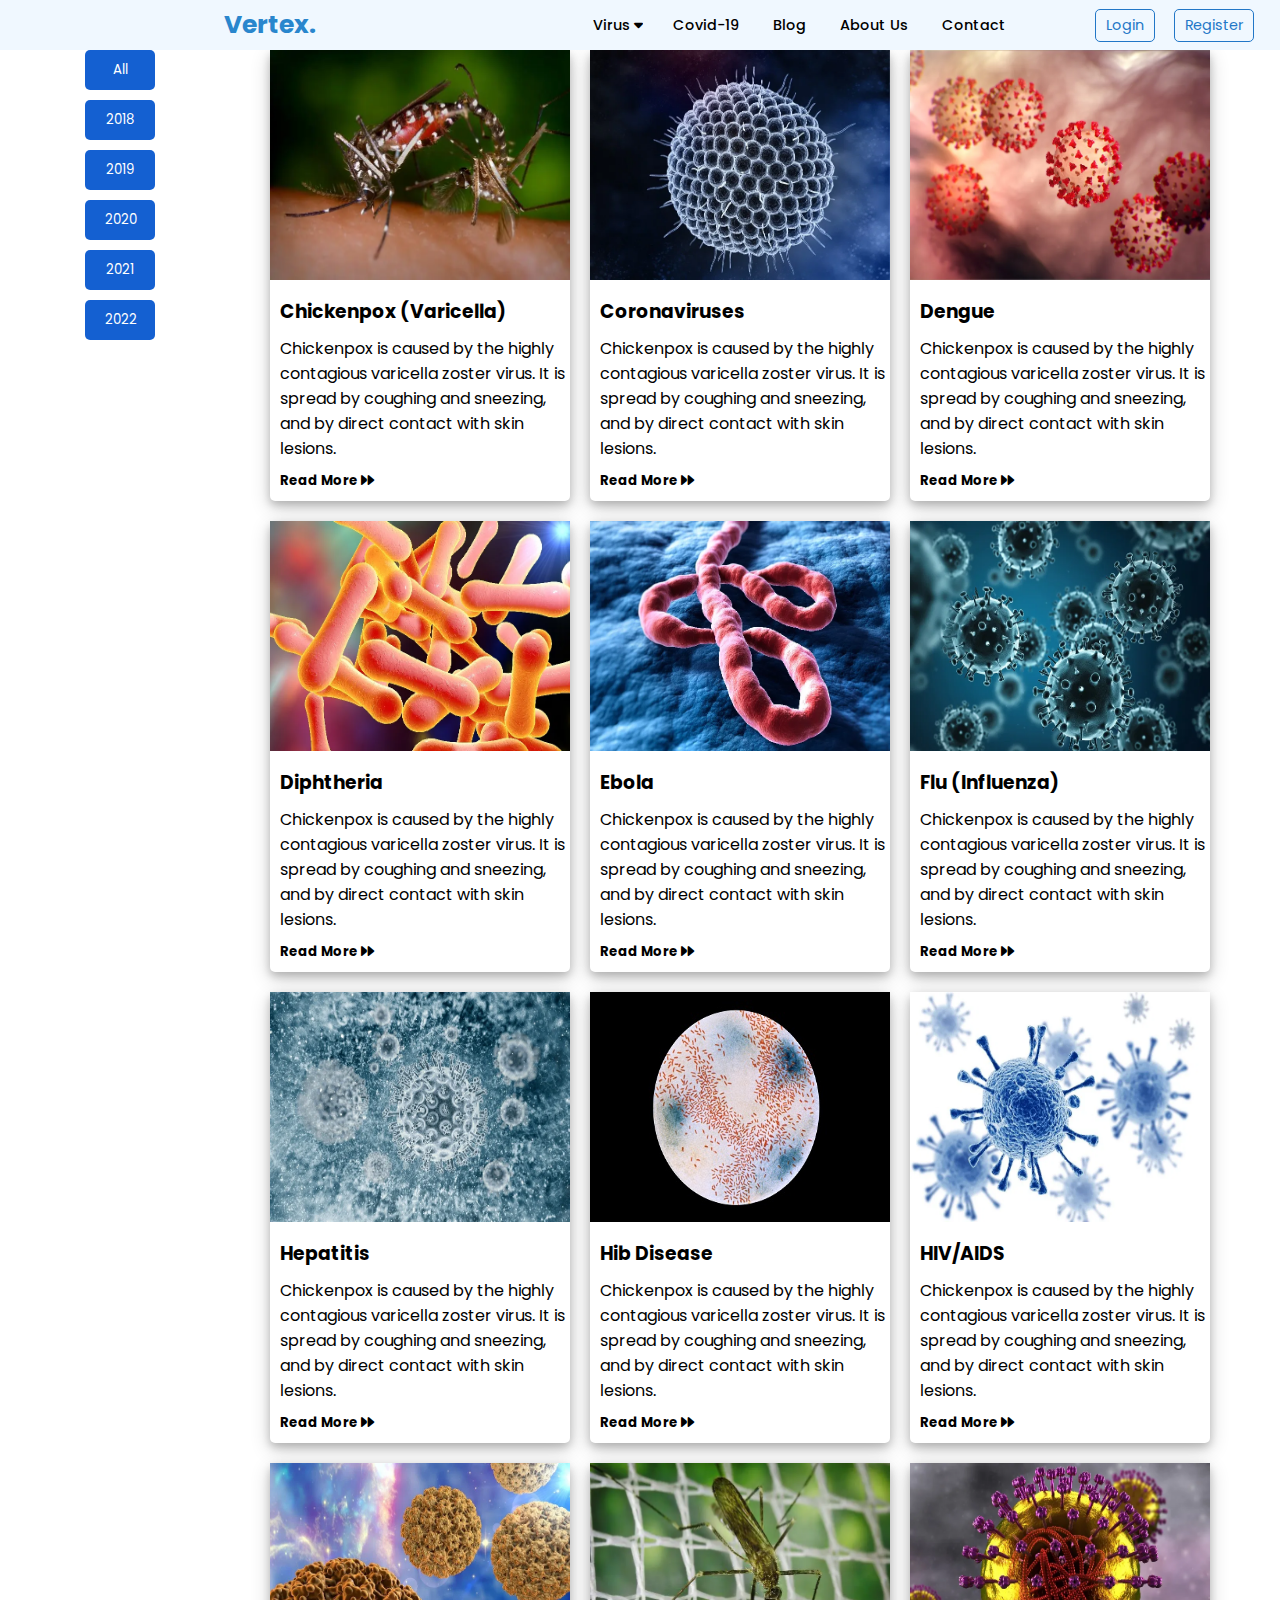
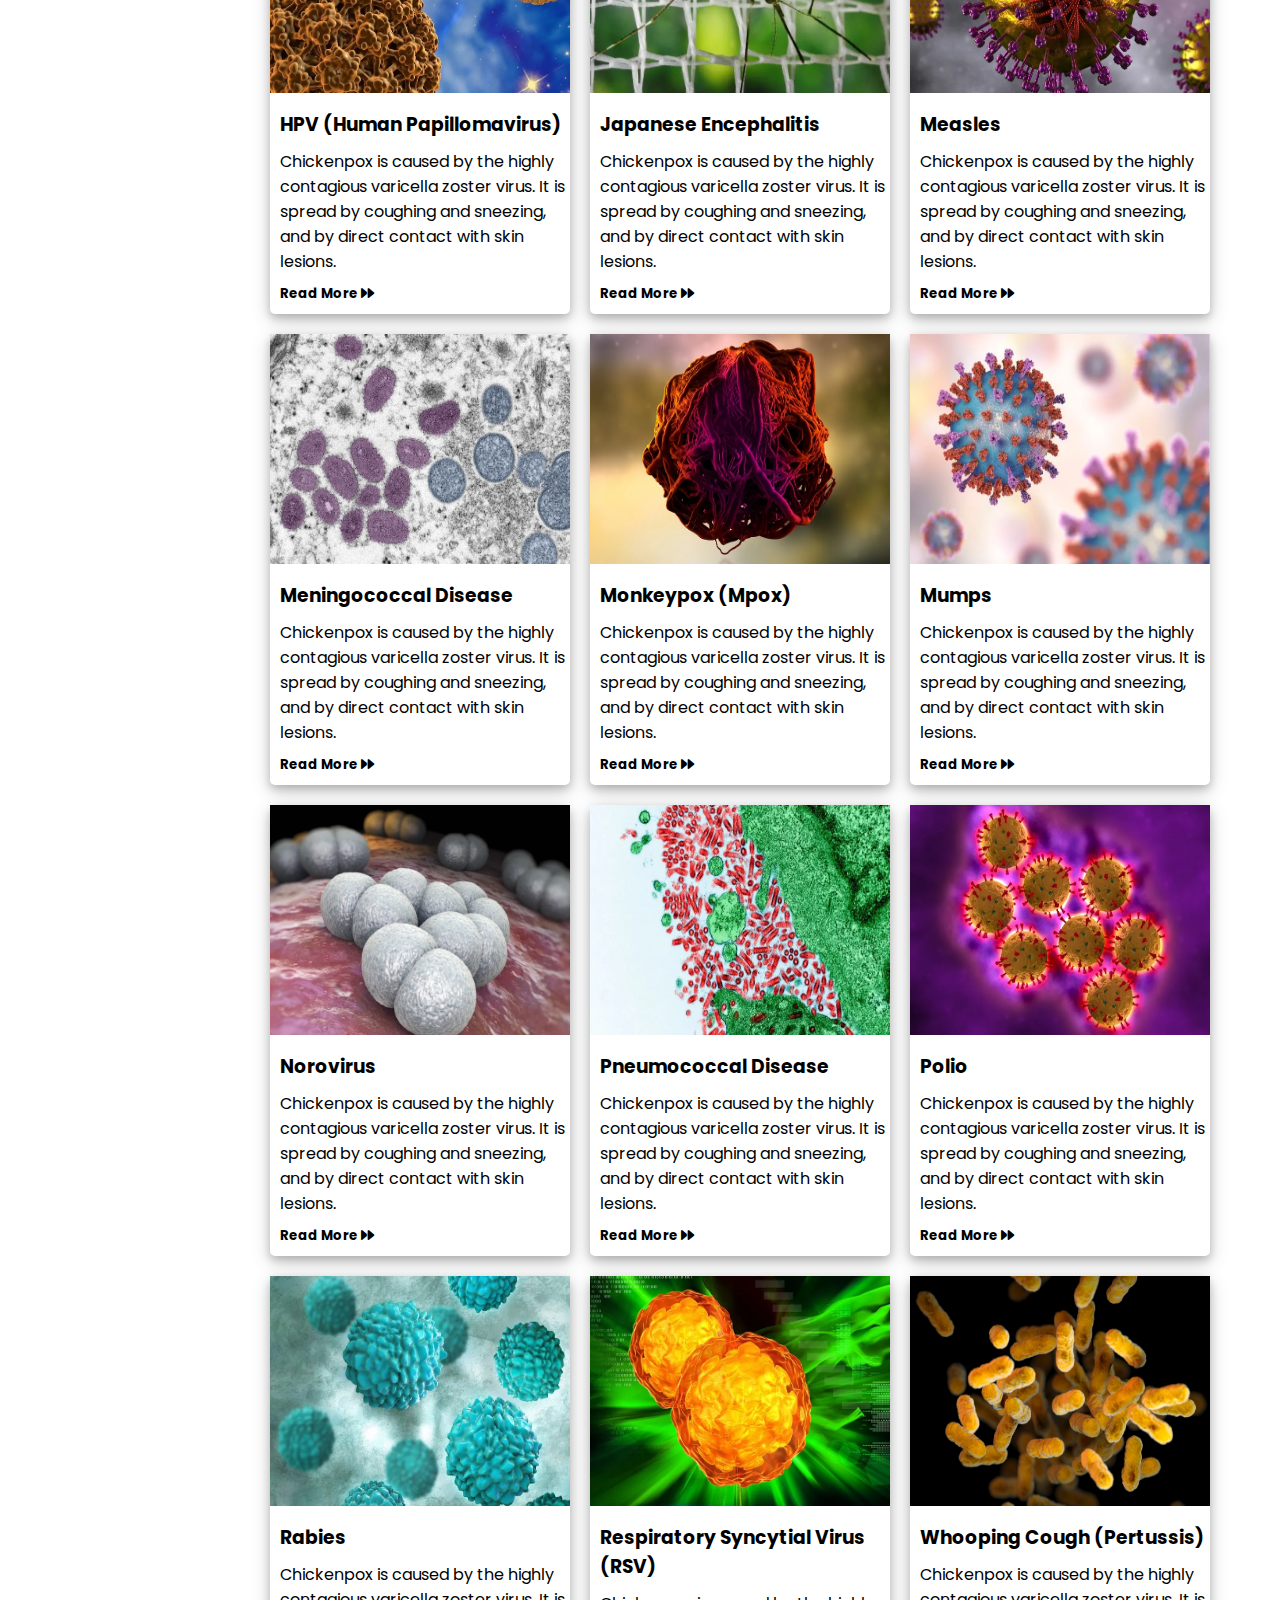
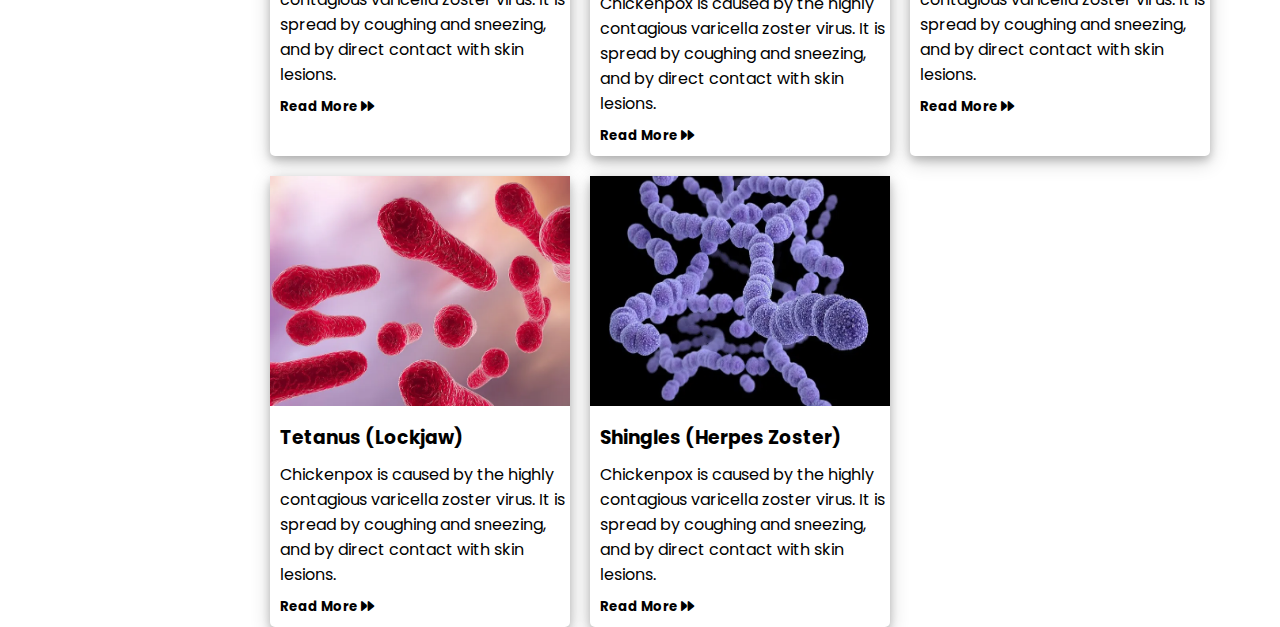
<file: Source Code/YearWiseListing.html>
<!DOCTYPE html>
<html lang="en">

<head>
    <meta charset="UTF-8">
    <meta http-equiv="X-UA-Compatible" content="IE=edge">
    <meta name="viewport" content="width=device-width, initial-scale=1.0">
    <title>Virus</title>
    <link rel="stylesheet" href="https://cdnjs.cloudflare.com/ajax/libs/font-awesome/6.2.1/css/all.min.css">
    <link rel="stylesheet" href="./css/YearWiseListing.css">
</head>

<body>
    <div id="nav-placeholder">

    </div>
    <div class="two-grid">
        <div class="year">
            <button data-filter="all" class="active">All</button>
            <button data-filter="2018" >2018</button>
            <button data-filter="2019">2019</button>
            <button data-filter="2020">2020</button>
            <button data-filter="2021"> 2021</button>
            <button data-filter="2022">2022</button>
        </div>

        <div class="virus_parent">
            <div class="content" data-category="">
                <img src="img/Aedes-Mosquito-Dengue.jpg" class="bottom " alt="">
                <h3 class="bottom left">Chickenpox (Varicella)</h3>
                <strong>2018</strong>
                <p class="bottom left">Chickenpox is caused by the highly contagious varicella zoster virus. It is
                    spread by coughing and sneezing, and by direct contact with skin lesions.</p>
                <h5 class="bottom left"><a class="hover_readmore" href="readmore.html">Read More</a>
                    <i class="fa-sharp fa-solid fa-forward"></i>
                </h5>
            </div>
            <div class="content" data-category="">
                <img src="img/Chickenpox-Shingles-Varicella-Zoster.jpg" class="bottom " alt="">
                <h3 class="bottom left">Coronaviruses</h3>
                <strong>2018</strong>
                <p class="bottom left">Chickenpox is caused by the highly contagious varicella zoster virus. It is
                    spread by coughing and sneezing, and by direct contact with skin lesions.</p>
                    
                    <h5 class="bottom left"><a class="hover_readmore" href="readmore.html">Read More</a>
                    <i class="fa-sharp fa-solid fa-forward"></i>

                    </h5>
            </div>
            <div class="content" data-category="">
                <img src="img/Coronavirus.png" class="bottom " alt="">
                <h3 class="bottom left">Dengue</h3>
                <strong>2018</strong>
                <p class="bottom left">Chickenpox is caused by the highly contagious varicella zoster virus. It is
                    spread by coughing and sneezing, and by direct contact with skin lesions.</p>
                    <h5 class="bottom left"><a class="hover_readmore" href="readmore.html">Read More</a>
                    <i class="fa-sharp fa-solid fa-forward"></i>

                    </h5>
            </div>
            <div class="content" data-category="">
                <img src="img/Diphtheria-v1.jpg" class="bottom " alt="">
                <h3 class="bottom left">Diphtheria</h3>
                <strong>2018</strong>
                <p class="bottom left">Chickenpox is caused by the highly contagious varicella zoster virus. It is
                    spread by coughing and sneezing, and by direct contact with skin lesions.</p>
                <h5 class="bottom left"><a class="hover_readmore" href="readmore.html" >Read More</a>
                    <i class="fa-sharp fa-solid fa-forward"></i>

                </h5>
            </div>
            <div class="content" data-category="">
                <img src="img/Ebola.jpg" class="bottom " alt="">
                <h3 class="bottom left">Ebola</h3>
                <strong>2019</strong>
                <p class="bottom left">Chickenpox is caused by the highly contagious varicella zoster virus. It is
                    spread by coughing and sneezing, and by direct contact with skin lesions.</p>
                <h5 class="bottom left"><a class="hover_readmore" href="readmore.html" >Read More</a>
                    <i class="fa-sharp fa-solid fa-forward"></i>

                </h5>
            </div>
            <div class="content" data-category="">
                <img src="img/Flu.jpg" class="bottom " alt="">
                <h3 class="bottom left">Flu (Influenza)</h3>
                <strong>2019</strong>
                <p class="bottom left">Chickenpox is caused by the highly contagious varicella zoster virus. It is
                    spread by coughing and sneezing, and by direct contact with skin lesions.</p>
                <h5 class="bottom left"><a class="hover_readmore" href="readmore.html" >Read More</a>
                    <i class="fa-sharp fa-solid fa-forward"></i>

                </h5>
            </div>
            <div class="content" data-category="">
                <img src="img/Hepatitis-A.jpg" class="bottom " alt="">
                <h3 class="bottom left">Hepatitis</h3>
                <strong>2019</strong>
                <p class="bottom left">Chickenpox is caused by the highly contagious varicella zoster virus. It is
                    spread by coughing and sneezing, and by direct contact with skin lesions.</p>
                <h5 class="bottom left"><a class="hover_readmore" href="readmore.html" >Read More</a>
                    <i class="fa-sharp fa-solid fa-forward"></i>

                </h5>
            </div>
            <div class="content" data-category="">
                <img src="img/Hib.png" class="bottom " alt="">
                <h3 class="bottom left">Hib Disease</h3>
                <strong>2019</strong>
                <p class="bottom left">Chickenpox is caused by the highly contagious varicella zoster virus. It is
                    spread by coughing and sneezing, and by direct contact with skin lesions.</p>
                <h5 class="bottom left"><a class="hover_readmore" href="readmore.html" >Read More</a>
                    <i class="fa-sharp fa-solid fa-forward"></i>

                </h5>
            </div>
            <div class="content" data-category="">
                <img src="img/HIV-virus.jpg" class="bottom " alt="">
                <h3 class="bottom left">HIV/AIDS</h3>
                <strong>2019</strong>
                <p class="bottom left">Chickenpox is caused by the highly contagious varicella zoster virus. It is
                    spread by coughing and sneezing, and by direct contact with skin lesions.</p>
                <h5 class="bottom left"><a class="hover_readmore" href="readmore.html" >Read More</a>
                    <i class="fa-sharp fa-solid fa-forward"></i>

                </h5>
            </div>
            <div class="content" data-category="">
                <img src="img/HPV-v1.jpg" class="bottom " alt="">
                <h3 class="bottom left">HPV (Human Papillomavirus)</h3>
                <strong>2020</strong>
                <p class="bottom left">Chickenpox is caused by the highly contagious varicella zoster virus. It is
                    spread by coughing and sneezing, and by direct contact with skin lesions.</p>
                <h5 class="bottom left"><a class="hover_readmore" href="readmore.html" >Read More</a>
                    <i class="fa-sharp fa-solid fa-forward"></i>

                </h5>
            </div>
            <div class="content" data-category="">
                <img src="img/JE-Mosquito-PHIL.jpg" class="bottom " alt="">
                <h3 class="bottom left">Japanese Encephalitis</h3>
                <strong>2020</strong>
                <p class="bottom left">Chickenpox is caused by the highly contagious varicella zoster virus. It is
                    spread by coughing and sneezing, and by direct contact with skin lesions.</p>
                <h5 class="bottom left"><a class="hover_readmore" href="readmore.html" >Read More</a>
                    <i class="fa-sharp fa-solid fa-forward"></i>

                </h5>
            </div>
            <div class="content" data-category="">
                <img src="img/Measles.jpg" class="bottom " alt="">
                <h3 class="bottom left">Measles</h3>
                <strong>2020</strong>
                <p class="bottom left">Chickenpox is caused by the highly contagious varicella zoster virus. It is
                    spread by coughing and sneezing, and by direct contact with skin lesions.</p>
                <h5 class="bottom left"><a class="hover_readmore" href="readmore.html" >Read More</a>
                    <i class="fa-sharp fa-solid fa-forward"></i>

                </h5>
            </div>
            <div class="content" data-category="">
                <img src="img/Monkeypox-Virus-CDC.jpg" class="bottom " alt="">
                <h3 class="bottom left">Meningococcal Disease</h3>
                <strong>2020</strong>
                <p class="bottom left">Chickenpox is caused by the highly contagious varicella zoster virus. It is
                    spread by coughing and sneezing, and by direct contact with skin lesions.</p>
                <h5 class="bottom left"><a class="hover_readmore" href="readmore.html" >Read More</a>
                    <i class="fa-sharp fa-solid fa-forward"></i>

                </h5>
            </div>
            <div class="content" data-category="">
                <img src="img/Mumps.jpg" class="bottom " alt="">
                <h3 class="bottom left">Monkeypox (Mpox)</h3>
                <strong>2020</strong>
                <p class="bottom left">Chickenpox is caused by the highly contagious varicella zoster virus. It is
                    spread by coughing and sneezing, and by direct contact with skin lesions.</p>
                <h5 class="bottom left"><a class="hover_readmore" href="readmore.html" >Read More</a>
                    <i class="fa-sharp fa-solid fa-forward"></i>

                </h5>
            </div>
            <div class="content" data-category="">
                <img src="img/RSV-Web-Card.jpg" class="bottom " alt="">
                <h3 class="bottom left">Mumps</h3>
                <strong>2021</strong>
                <p class="bottom left">Chickenpox is caused by the highly contagious varicella zoster virus. It is
                    spread by coughing and sneezing, and by direct contact with skin lesions.</p>
                <h5 class="bottom left"><a class="hover_readmore" href="readmore.html" >Read More</a>
                    <i class="fa-sharp fa-solid fa-forward"></i>

                </h5>
            </div>
            <div class="content" data-category="">
                <img src="img/Neisseria-meningitidis-e1572978893110.jpg" class="bottom " alt="">
                <h3 class="bottom left">Norovirus</h3>
                <strong>2021</strong>
                <p class="bottom left">Chickenpox is caused by the highly contagious varicella zoster virus. It is
                    spread by coughing and sneezing, and by direct contact with skin lesions.</p>
                <h5 class="bottom left"><a class="hover_readmore" href="readmore.html" >Read More</a>
                    <i class="fa-sharp fa-solid fa-forward"></i>

                </h5>
            </div>
            <div class="content" data-category="">
                <img src="img/Rabies-Microbiology-NIH.jpg" class="bottom " alt="">
                <h3 class="bottom left">Pneumococcal Disease</h3>
                <strong>2021</strong>
                <p class="bottom left">Chickenpox is caused by the highly contagious varicella zoster virus. It is
                    spread by coughing and sneezing, and by direct contact with skin lesions.</p>
                <h5 class="bottom left"><a class="hover_readmore" href="readmore.html" >Read More</a>
                    <i class="fa-sharp fa-solid fa-forward"></i>

                </h5>
            </div>
            <div class="content" data-category="">
                <img src="img/Rotavirus.jpg" class="bottom " alt="">
                <h3 class="bottom left">Polio</h3>
                <strong>2021</strong>
                <p class="bottom left">Chickenpox is caused by the highly contagious varicella zoster virus. It is
                    spread by coughing and sneezing, and by direct contact with skin lesions.</p>
                <h5 class="bottom left"><a class="hover_readmore" href="readmore.html" >Read More</a>
                    <i class="fa-sharp fa-solid fa-forward"></i>

                </h5>
            </div>
            <div class="content" data-category="">
                <img src="img/Norovirus.jpg" class="bottom " alt="">
                <h3 class="bottom left">Rabies</h3>
                <strong>2022</strong>
                <p class="bottom left">Chickenpox is caused by the highly contagious varicella zoster virus. It is
                    spread by coughing and sneezing, and by direct contact with skin lesions.</p>
                <h5 class="bottom left"><a class="hover_readmore" href="readmore.html" >Read More</a>
                    <i class="fa-sharp fa-solid fa-forward"></i>

                </h5>
            </div>
            <div class="content" data-category="">
                <img src="img/Polio.jpg" class="bottom " alt="">
                <h3 class="bottom left">Respiratory Syncytial Virus (RSV)</h3>
                <strong>2022</strong>

                <p class="bottom left">Chickenpox is caused by the highly contagious varicella zoster virus. It is
                    spread by coughing and sneezing, and by direct contact with skin lesions.</p>
                <h5 class="bottom left"><a class="hover_readmore" href="readmore.html" >Read More</a>
                    <i class="fa-sharp fa-solid fa-forward"></i>

                </h5>
            </div>
            <div class="content" data-category="">
                <img src="img/Pertussis-v1.png" class="bottom " alt="">
                <h3 class="bottom left">Whooping Cough (Pertussis)</h3>
                <strong>2022</strong>

                <p class="bottom left">Chickenpox is caused by the highly contagious varicella zoster virus. It is
                    spread by coughing and sneezing, and by direct contact with skin lesions.</p>
                <h5 class="bottom left"><a class="hover_readmore" href="readmore.html" >Read More</a>
                    <i class="fa-sharp fa-solid fa-forward"></i>

                </h5>
            </div>
            <div class="content" data-category="">
                <img src="img/Tetanus.jpg" class="bottom " alt="">
                <h3 class="bottom left">Tetanus (Lockjaw)</h3>
                <strong>2022</strong>

                <p class="bottom left">Chickenpox is caused by the highly contagious varicella zoster virus. It is
                    spread by coughing and sneezing, and by direct contact with skin lesions.</p>
                <h5 class="bottom left"><a class="hover_readmore" href="readmore.html" >Read More</a>
                    <i class="fa-sharp fa-solid fa-forward"></i>

                </h5>
            </div>
            <div class="content" data-category="">
                <img src="img/Pneumococcal-v1-1.jpg" class="bottom " alt="">
                <h3 class="bottom left">Shingles (Herpes Zoster)</h3>
                <strong>2022</strong>
                <p class="bottom left">Chickenpox is caused by the highly contagious varicella zoster virus. It is
                    spread by coughing and sneezing, and by direct contact with skin lesions.</p>
                <h5 class="bottom left"><a class="hover_readmore" href="readmore.html" >Read More</a>
                    <i class="fa-sharp fa-solid fa-forward"></i>

                </h5>
            </div>
        </div>
    </div>
<script src="js/YearWiseListing.js"></script>
<script src="https://code.jquery.com/jquery-1.10.2.js"></script>
     <script>
         $(function () {
             $("#nav-placeholder").load("nav.html");
         });
     </script>
</body>

</html>
</file>
<file: Source Code/css/aboutus.css>
@import url('https://fonts.googleapis.com/css2?family=Poppins:ital,wght@0,100;0,200;0,300;0,400;0,500;0,600;0,700;0,800;0,900;1,100;1,200;1,300;1,400;1,500;1,600;1,700;1,800;1,900&display=swap');

body{
    font-family: 'poppins', sans-serif;
    margin: 0px;
    padding: 0px;
    box-sizing: border-box;
}

.wrapper{
    margin: 50px 20px 20px 20px;
}

.about-vertex{
    background-color: #1d67ca;
    display: flex;
    border: 1px solid;
    border-radius: 10px;
    padding: 20px;
    flex-wrap: wrap;
    line-height: 1.7rem;
}

.image{
    background-image: url(../img/image/aboutus\ \(1\).jpg);
    max-width: 100%;
    min-height: 100%;
    background-position: center;
    background-size: cover;
    background-repeat: no-repeat;
    position: relative;
}

.about-text{
    color: white;
    padding: 0px 30px 0px 50px;
}

.about-text h4, h1{
    text-align: center;
    padding-top: 25px;
    padding-bottom: 15px;
}

.about-text h1{
    padding-bottom: 5px;
    margin-top: 20px;
    font-size: 40px;
    font-weight: 600;
}

.about-text p{
    font-size: 16px;
    font-weight: 100px;
    font-style: italic;
}

.wrapper .about-team{
    display: flex;
    width: auto;
    justify-content: center;
    flex-wrap: wrap;

}

.about-team .team-member{
    width: 250px;
    margin: 0px 20px;
    background: #fff;
    padding: 20px 10px;
}

.team-member .member-image{
    background: #1d67ca;
    max-width: 190px;
    width: 100%;
    height: 190px;
    margin: 0 auto;
    padding: 5px;
    cursor: pointer;
    position: relative;
    border-radius: 10px;
}

.team-member .member-image img{
    width: 100%;
    height: 100%;
}

.member-name{
    text-align: center;
    margin-top: 10px;
}
.social-media{
    display: none;
}

.team-member:hover .social-media{
    position: absolute;
    top: 0;
    left: 0;
    width: 100%;
    height: 100%;
    background: rgba(0,0,0,0.65);
    display: flex;
    justify-content: center;
    align-items: center;
    border-radius: 5%;
    transform: scale(1);
}

.social-media .item{
    margin: 0 15px;
    font-size: 30px;
    color: white;
}
</file>
<file: Source Code/css/blog.css>
@import url('https://fonts.googleapis.com/css2?family=Poppins:ital,wght@0,100;0,200;0,300;0,400;0,500;0,600;0,700;0,800;0,900;1,100;1,200;1,300;1,400;1,500;1,600;1,700;1,800;1,900&display=swap');

*{
  box-sizing: border-box;
  margin: 0px;
  padding: 0px;
  font-family: 'poppins', sans-serif;
}

.container{
    margin-top: 150px;
}

.card{
  margin: 15px 0px;
  background-color: #ffffff;
  border: 1px solid #e2e8f0;
  border-radius: 0.5rem;    
}

.card-img-top{
  width: 100%;
  object-fit: cover;
  border-radius: 0.5rem;
}

.card:hover{
  transform: scale(1.05);
  box-shadow: 0 10px 20px rgba(0,0,0,.12), 0 4px 8px rgba(0,0,0,.06);
}

h4.card-title{
  font-size: 20px;
  text-align: center;
  font-weight: 600;
  line-height: 1.4;
  color: #1C0A00;
}

.card-text{
    font-size: 15px;
    color: #8F9BAD;
    line-height: 1.4;
}

a{
    text-decoration: none;
}
.sidebar{
  padding-left: 50px;
}
h4.card-title:hover{
    color: #0096FF;
}
.input-group{
  margin-top: 21px;
}
ul{
  list-style-type: none;
}

.cate a{
  font-size: 1.2rem;
  color: #8F9BAD;
}
.cate a:hover,
.btn:hover .fa{
  color: #0096FF;
}

@keyframes lineUp {
  0% {
    opacity: 0;
    transform: translateY(80%);
  }
  20% {
    opacity: 0;
  }
  50% {
    opacity: 1;
    transform: translateY(0%);
  }
  100% {
    opacity: 1;
    transform: translateY(0%);
  }
}
.blog{
  font-size: 60px;
  font-weight: 600;
  animation: 2s lineUp ease-out ;
}
</file>
<file: Source Code/css/covid19.css>
@import url('https://fonts.googleapis.com/css2?family=Anton&family=Poppins:ital,wght@0,400;0,500;0,600;1,400;1,500;1,600&family=Roboto:ital,wght@0,300;0,400;0,500;1,400&display=swap');

* {
    margin: 0;
    padding: 0;
    font-family: 'Poppins', sans-serif;
    box-sizing: border-box;
}

html {
    scroll-behavior: smooth;
}

:root {
    --error: #E24D4C;
}

.corona_virus span {
    color: var(--error);
    font-family: 'Roboto', sans-serif;
    font-size: 16px;
    margin: 10px 0px;
    /* color: rgb(100, 99, 99); */
}

.covid-19 span {
    font-size: 134px;
    margin: 10px 0px;
    font-family: 'Anton', sans-serif;
    color: rgb(49, 48, 48);
}

.covid-19 span:last-child {
    color: var(--error);
}

/* .virus_header img{
    width: 50%;
} */
.covid-header {

    margin-top: 200px;
    /* background-image: url(img/fde59b02-bgo1-1.png); */
    background-image: url(../img/1c11f41e-bgo3-1.png), url(../img/fde59b02-bgo1-1.png);
    background-repeat: no-repeat, no-repeat;
    /* background-size: 50vw auto;  */
    background-size: contain;
    background-position: right center;
    padding-bottom: 100px;
    margin-bottom: 100px;

}

.advice {
    font-size: 22px;
    font-family: 'Roboto', sans-serif;
    margin: 40px 0px;

}

.stayhome button {
    background-color: var(--error);
    border: none;
    padding: 10px 20px;
    border-radius: 5px;
    color: white;
    font-size: 20px;
}

/* .virus_header {
    background-image: url(img/1c11f41e-bgo3-1.png);
    background-repeat: no-repeat;
    background-size: 50vw auto;
    background-position: bottom right;
} */
.stayhome {
    margin: 10px 0px;
}
.stayhome button:hover{
    color: var(--error);
    background-color: white;
    border: 1px solid var(--error);
    cursor: pointer;
}
.header-flex {
    display: flex;
    flex-direction: column;
    margin-left: 200px;
    animation: mymove 2s ease-out;
    justify-content: space-between;
}

@keyframes mymove {
    0% {
        transform: translateX(-100%);
    }

    100% {
        transform: translateX(0%);
    }

}

.section1 {
    display: flex;
    flex-direction: column;
    padding: 120px 20px 50px 20px;
    background-image: url(../img/21444926-bg-2-1.png);
    background-repeat: no-repeat;
    justify-content: space-around;
    position: relative;
    width: 100%;
    text-align: center;


}

.track span {
    font-family: 'Anton', sans-serif;
    font-size: 64px;
    text-align: center;
    margin: 10px 0px;
}

.track {
    /* animation: mymoveY 2s ease-out forwards; */
    animation: right_left 2s ease-out;

}

@keyframes mymoveY {
    0% {
        bottom: -100%;
    }

    100% {
        bottom: 0px;
    }

}

.imgworld {
    display: flex;
    margin: auto;
    max-width: 100%;
    position: relative;

    justify-content: center;
}

.box_number {
    display: grid;
    grid-template-columns: 270px 270px 270px;
    column-gap: 10px;
    margin: 20px 0px;
    justify-content: center;
    margin-bottom: 100px;
    animation: right_left 2.5s ease-out;
}

.grid {
    background-color: var(--error);
    color: white;
    padding: 20px 0px;
}

.grid p:first-child {
    margin-bottom: 20px;
}

.worldwide {
    border-top-left-radius: 51px;
    border-bottom-left-radius: 51px;
}

.total_recovered {
    border-top-right-radius: 51px;
    border-bottom-right-radius: 51px;
}

.circle {
    position: absolute;
    background-color: var(--error);
    width: 40px;
    height: 40px;
    left: 350px;
    bottom: 500px;
    border-radius: 50%;

}

.circle i {
    line-height: 40px;
    color: white;
}

.section2 {
    padding: 215px 20px 80px 20px;
    display: flex;
    background-image: url(../img/a1009d63-bg-7.png);
    background-repeat: no-repeat;
    background-size: cover;
}

.covid_spread {
    display: flex;
    flex-direction: column;
    margin-right: 300px;
    /* position: relative;
    width: 100%;
    flex-wrap: wrap;
    align-content: flex-start; */
    animation: mymove 2s ease-out;

}

.disease {
    display: flex;
    flex-direction: column;
    /* justify-content: flex-end; */
    animation: right_left 2s ease-out;
}

@keyframes right_left {
    0% {
        transform: translateY(-100%);
    }

    100% {
        transform: translateY(0%);
    }

}

.disease div:first-child {
    margin-bottom: 90px;
}

.doctor {
    padding: 30px 20px;
    width: 340px;
    /* overflow: hidden; */
    border-radius: 5px;
    box-shadow: 10px 10px 5px #aaaaaa;
    position: relative;
    text-align: center;
    /* background-color: whitesmoke; */
    background-color: #ffffff;
}

.doctor p {
    margin-bottom: 30px;
}

.doctor h6 {
    color: rgb(100, 99, 99);
}

.doctor img {
    width: 35%;
    /* position: absolute; */
    margin-bottom: 30px;
    text-align: center;
}

.track div:first-child {
    margin-bottom: 25px;
}

.track div:nth-last-child(1) {
    margin-bottom: 70px;
}

.covid_spread .track .doctor {
    margin-left: 400px;
}

.flex_right {
    display: flex;
    justify-content: space-between;
}

.section3 {
    padding: 100px 20px 55px 20px;


}

.stay_healthy {
    display: grid;
    grid-template-columns: 50% 50%;
}

.a {
    font-size: 11px;
}

.b {
    margin-right: 70px;
}

/* .memory .listener  */
.label {
    font-size: 22px;
    border-radius: 5px;
    /* margin-bottom: 10px; */
    padding: 20px 30px;
    background-color: #F0F0F1;
    justify-content: space-between;
    display: flex;
    /* width: 70%; */
    align-items: center;
}
.k{
    width: 70%;
}
.memory .label:hover {
    background-color: rgb(67, 65, 65);
    color: white;
    cursor: pointer;
}

.memory .listener .content {
    position: relative;
    /* padding: 20px; */
    overflow: hidden;
    background-color: white;
    width: 70%;
    /* margin-top: -5px;
    margin-bottom: 10px; */
    height: 0;
    transition: 0.5s;
}
/* -------------- */
.active .label{
    background-color: rgb(67, 65, 65);
    color: white;
}
.listener.active .content {
    height: 120px;
    padding: 20px;

}

.memory .listener .content li {
    color: rgb(121, 121, 121);
}

.memory .listener {
    margin-bottom: 10px;
}

.memory .listener i {
    line-height: 33.6px;
}

.memory .listener i:hover {
    transform: translateY(50px);
}

.section4 {
    padding: 140px 20px 45px 20px;

    background-image: url(../img/21f3f901-bg-5.png);
    background-repeat: no-repeat;
    background-size: cover;
}

.section4 .about_covid {
    display: flex;
    flex-direction: column;
    /* justify-content: center; */
    justify-content: space-around;
    position: relative;
    width: 100%;
    text-align: center;

}

.blog {
    display: flex;
    justify-content: space-around;
}

.about_covid .track {
    margin: 10px 10px 120px 10px;
}

.readmore {
    width: 330px;
    /* height: 450px; */
    background-color: #fdfdfd;
    /* background-color: #ffffff; */
    border-radius: 5px;
    overflow: hidden;
    text-align: left;
}

.readmore img {
    margin-bottom: 10px;
}

.m-15 {
    margin: 15px;
}

.m-15 p {
    margin-bottom: 10px;
}
.m-15 h5{
    text-align: right;
    margin-top: -10px;
    margin-bottom: 10px;
}
.m-15 h6 {
    margin-bottom: 7px;
    color: rgb(121, 121, 121);
}

.m-15 h4 {
    margin-bottom: 15px;
}

.m-15 h4:hover {
    cursor: pointer;
    color: var(--error);
}

.m-15 p:hover {
    cursor: pointer;
    color: var(--error);
}

.section5 {
    padding: 160px 20px 55px 20px;

}

.section5 .answer {
    display: flex;
    justify-content: center;
    flex-direction: column;
    margin-left: 250px;
    margin-right: 250px;
    margin-top: 50px;
}

.section5 .track {
    display: flex;
    justify-content: center;
}
/* color: rgb(121, 121, 121); */

.ans1 .content {
    color: rgb(121, 121, 121); 
    background-color: #fdfdfd;
    overflow: hidden;
    height: 0;
    position: relative;
    transition: 0.5s;
    /* padding: 20px; */
}
.ans1 .label{
    margin-bottom: 10px;
}
.ans1 .label:hover{
    background-color: rgb(67, 65, 65);
    color: white;
    cursor: pointer;
}
.ans1.active2 .content{
    padding: 20px 40px 10px 40px;
    height: 70px;
    margin-top: -10px;
    margin-bottom: 10px;
}
.active2 .label{
    background-color: rgb(67, 65, 65);
    color: white;
}
.active2 .label i{
    color: white;
}
.color{
    color: var(--error);
}
.m-16{
    display: flex;
}
.m-16 img{
    border-radius: 50%;
    margin-right: 10px;
}
.m-16 i{
    color: #1da1f2;
}
</file>
<file: Source Code/css/Login.css>
@import url('https://fonts.googleapis.com/css2?family=Anton&family=Poppins:ital,wght@0,400;0,500;0,600;1,400;1,500;1,600&family=Roboto:ital,wght@0,300;0,400;0,500;1,400&display=swap');

* {
    margin: 0;
    padding: 0;
    font-family: 'Poppins', sans-serif;
    box-sizing: border-box;
}

form {
    background-color: #f6f6fa;
    margin-top: 40px;   
    height: 100vh;
}

.login_form {
    display: flex;
    justify-content: center;
    justify-items: center;
}

.login {
    display: flex;
    flex-direction: column;
    margin-right: 50px;
    margin-top: 90px;
}

.access {
    display: flex;
}

input[type="email"],
input[type="password"] {
    width: 500px;
    border-radius: 5px;
    padding: 15px 20px;
    border: none;
    margin-bottom: 10px;
}

input[type="email"] {
    margin-top: 50px;
}

.between {
    display: flex;
    justify-content: space-between;
    margin-top: 10px;
    margin-bottom: 15px;
}

.forgot a {
    text-decoration: none;
    color: red;
}

.button {
    display: flex;
    justify-content: center;
}

button {
    background-color: rgb(29, 103, 202);
    color: white;
    width: 15%;
    margin-bottom: 15px;
    border: none;
    padding: 10px 10px;
    border-radius: 5px;
}

button:hover {
    color: rgb(29, 103, 202);
    border: 1px solid rgb(29, 103, 202);
    background-color: white;
    cursor: pointer;
}

.access {
    margin-top: 15px;
}

.icon {
    width: 50px;
    height: 50px;
    background-color: white;
    margin-right: 15px;
    display: flex;
    justify-content: center;
    align-items: center;
    border-radius: 50%;
    cursor: pointer;
}
.icon i{
    transition: 0.3s ease;
}
.icon i:hover{
    transform: scale(2);
}
</file>
<file: Source Code/css/nav_bar.css>
@import url('https://fonts.googleapis.com/css2?family=Poppins:ital,wght@0,100;0,200;0,300;0,400;0,500;0,600;0,700;0,800;0,900;1,100;1,200;1,300;1,400;1,500;1,600;1,700;1,800;1,900&display=swap');

* {
  font-family: 'poppins', sans-serif;
  margin: 0;
  padding: 0;
  box-sizing: border-box;
}

.header_nav {
  position: fixed;
  top: 0;
  left: 0;
  z-index: 999;
  display: flex;
  width: 100%;
  justify-content: space-between;
  align-items: center;
  /* padding: 15px 200px; */
  transition: 0.5s ease;
  /* margin-bottom: 20px; */
  /* background-color: aqua; */
  background-color: aliceblue;
  display: grid;
  grid-template-columns: 150px 70px 150px auto 200px ;
}

.header_nav .brand123 {
  color: rgb(41, 134, 205);
  font-size: 25px;
  font-weight: 700;
  /* text-transform: uppercase; */
  text-decoration: none;
  /* line-height: 40px; */
}

.header_nav .navigation123 {
  position: relative;

}

.navigation-items a {
  position: relative;
  text-decoration: none;
  color: black;
  font-size: 0.9em;
  font-weight: 500;
  transition: 0.3s ease;
  margin-left: 30px;
  line-height: 50px;
}

.navigation-items a:before {
  content: '';
  position: absolute;
  background: #000;
  width: 0;
  height: 3px;
  left: 0;
  bottom: 0;
  transition: 0.5s ease;
}

.navigation-items a:hover:before {
  width: 100%;
}

.dropdown-content123 {
  display: none;
  position: absolute;
  /* min-width: 160px; */
   background-color: #f9f9f9;
  min-width: 160px;
}
.dropdown-content123 a{
  line-height: 25px !important;
}
.dropdown123 {
  float: left;
  overflow: hidden;
  /* height: 40px; */
  line-height: 50px;
}

.dropdown123 .dropbtn123 {
  border: none;
  background-color: aliceblue;
  color: black;
  font-size: 0.9em;
  font-weight: 500;
  width: 100%;
  padding: 0 !important;
  margin: 0 !important;
  /* line-height: 70.8px; */
}

.dropdown123 .dropbtn123 i{
  display: inline-block !important;
  padding: 0 !important;
  margin: 0 !important;
}


.dropdown123 .dropbtn123:hover {
  cursor: pointer;
}

.dropdown123:hover .dropdown-content123 {
  display: block;
  cursor: pointer;
  /* margin-top: 15px; */
}

.dropdown-content123 a {
  float: none;
  color: black;
  /* padding: 12px 16px; */
  padding: 12px 16px 12px 12px;
  text-decoration: none;
  display: block;
  text-align: left;
  margin-left: 0 !important;
  z-index: 500;
}
.button123:hover{
  border: none;
  background-color: rgb(34, 119, 199);
  color: white;
  cursor: pointer;

}
.button123{
  border: 1px solid rgb(34, 119, 199);
  color:rgb(34, 119, 199) ;
  background-color: aliceblue;
  cursor: pointer;
  font-size: 0.9em;
  margin-left: 15px;
  padding: 5px 10px;
  border-radius: 5px;
}
</file>
<file: Source Code/css/Tovstyle.css>
@import url('https://fonts.googleapis.com/css2?family=Poppins:ital,wght@0,100;0,200;0,300;0,400;0,500;0,600;0,700;0,800;0,900;1,100;1,200;1,300;1,400;1,500;1,600;1,700;1,800;1,900&display=swap');

*{
    font-family: 'poppins', sans-serif;
    margin: 0;
    padding: 0;
    box-sizing: border-box;
}
body{
    margin-top: 100px;
}

.container{
    /* padding-top: 50px; */
    /* background: linear-gradient(45deg, #ffecd2,#fcb69f);; */
    margin-top: 50px;
}

.text-center .header h1{
    font-size: 40px;
    font-weight: 600;
    animation: 3s lineUp ease-out ;
}
@keyframes lineUp {
    0% {
      opacity: 0;
      transform: translateY(80%);
    }
    20% {
      opacity: 0;
    }
    50% {
      opacity: 1;
      transform: translateY(0%);
    }
    100% {
      opacity: 1;
      transform: translateY(0%);
    }
  }
.card-img-top{
    width: 100%;
    height: 25vh;
}

.card-body h5{
    text-align: center;
}

a{
    text-decoration: none;
}

.card:hover{
    transform: scale(1.05);
    box-shadow:  5px 10px 0px rgba(0, 0, 0, 0.7); 
}

.sub-text{
    margin-top: 0px;
}

.text-center h3{
    padding-top: 20px;
}

.owl-dots{
    margin-top: 0px;
}

.sub-text{
    padding-bottom: 20px;
}

.readmore{
    padding-top: 5px;
}

.owl-theme .owl-dots .owl-dot span {
    transition: all .2s ease!important;
}

.card-body h5{
    color: #D9534F;
    font-weight: 500;
}
.header h1{    
    font-size: 60px;
    font-weight: 600;
    animation: 2s lineUp ease-out;
}
@keyframes lineUp {
    0% {
      opacity: 0;
      transform: translateY(80%);
    }
    20% {
      opacity: 0;
    }
    50% {
      opacity: 1;
      transform: translateY(0%);
    }
    100% {
      opacity: 1;
      transform: translateY(0%);
    }
}
.card-body a{
    color: blue;
}
.card-body a:hover{
    color: #D9534F;
}
</file>
<file: Source Code/css/YearWiseListing.css>
@import url('https://fonts.googleapis.com/css2?family=Poppins:ital,wght@0,100;0,200;0,300;0,400;0,500;0,600;0,700;0,800;0,900;1,100;1,200;1,300;1,400;1,500;1,600;1,700;1,800;1,900&display=swap');

* {
    font-family: 'poppins', sans-serif;
    margin: 0;
    padding: 0;
    box-sizing: border-box;
}

.two-grid {
    display: grid;
    grid-template-columns: 200px auto;
    justify-content: center;
}
.year{
    margin-left: 15px;
    margin-top: 50px;
    display: flex;
    flex-direction: column;
    
   
}
.year button{
    margin-bottom: 10px;
    padding: 10px 20px;
    width: 70px;
    border: none;
    color: white;
    background-color: rgb(20, 96, 209);
    border-radius: 5px;
    /* display: flex;
    justify-content: center; */
}
.year button:hover{
    cursor: pointer;
    border:1px solid rgb(20, 96, 209) ;
    background-color: white;
    color: rgb(20, 96, 209) ;
}
.virus_parent{
    display: grid;
    grid-template-columns: 300px 300px 300px;
    justify-content: center;
   column-gap: 20px;
   row-gap: 20px;
   margin-top: 50px;

}
.virus_parent .content img{
    width: 100%;
    height: 230px;
}
.content{
    box-shadow: 0 4px 8px 0 rgba(0, 0, 0, 0.2), 0 6px 20px 0 rgba(0, 0, 0, 0.19);
    border-radius: 5px;
}
.content:hover{
    cursor: pointer;
    
}
.broken{
    display: none;
}
strong{
    display: none;
}
.left{
    margin-left: 10px;
}
.bottom{
    margin-bottom: 10px;
}
.hover_readmore{
    text-decoration: none;
    color: black;
}
.hover_readmore:hover{
    cursor: pointer;
    color:rgb(20, 96, 209) ;
}
.bottom.left:last-child:hover{
    color:rgb(20, 96, 209) ;

}
</file>
